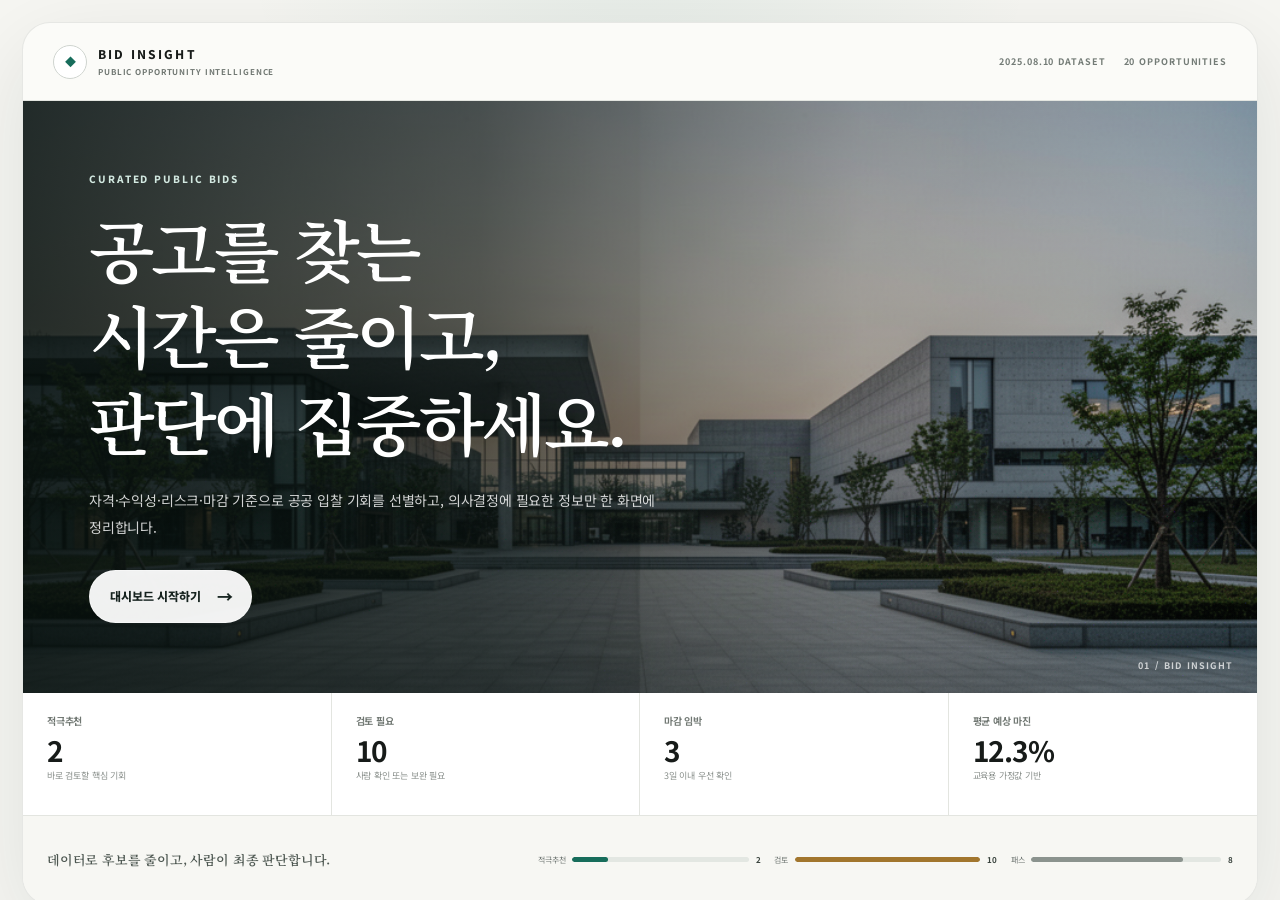
<file: index.html>
<!doctype html>
<html lang="ko">
<head>
  <meta charset="utf-8" />
  <meta name="viewport" content="width=device-width, initial-scale=1, viewport-fit=cover" />
  <meta name="theme-color" content="#f6f6f2" />
  <meta name="description" content="공공·입찰 공고를 자격, 수익성, 리스크, 마감 관점에서 스크리닝하는 경영진용 의사결정 대시보드" />
  <title>BID INSIGHT · 공공 & 입찰 공고 스크리너</title>
  <link rel="manifest" href="manifest.webmanifest" />
  <link rel="icon" href="icon.svg" type="image/svg+xml" />
  <link rel="stylesheet" href="styles.css?v=20261002-1004" />
  <link rel="stylesheet" href="editorial.css?v=20261006-3" />
</head>
<body>

  <!-- ============ LANDING / START SCREEN ============ -->
  <section id="landing" aria-label="BID INSIGHT 시작 화면">
    <div class="editorial-cover">
      <header class="cover-header">
        <a class="cover-brand" href="/" aria-label="BID INSIGHT 홈">
          <span class="cover-brand-mark">◆</span>
          <span><b>BID INSIGHT</b><small>PUBLIC OPPORTUNITY INTELLIGENCE</small></span>
        </a>
        <div class="cover-header-meta">
          <span>2025.08.10 DATASET</span>
          <span>20 OPPORTUNITIES</span>
        </div>
      </header>

      <div class="cover-hero">
        <img src="assets/bid-hero.png" alt="" class="cover-image" fetchpriority="high" decoding="async" />
        <div class="cover-shade"></div>

        <div class="cover-copy">
          <span class="cover-kicker">CURATED PUBLIC BIDS</span>
          <h1>공고를 찾는 시간은 줄이고,<br />판단에 집중하세요.</h1>
          <p>자격·수익성·리스크·마감 기준으로 공공 입찰 기회를 선별하고,
          의사결정에 필요한 정보만 한 화면에 정리합니다.</p>
          <button type="button" class="cover-cta" data-go-dashboard>
            대시보드 시작하기 <span aria-hidden="true">→</span>
          </button>
        </div>

        <div class="cover-index">01 / BID INSIGHT</div>
      </div>

      <div class="cover-metrics" aria-label="핵심 지표">
        <div class="cover-metric">
          <span>적극추천</span>
          <strong id="ldKpiRecommend">-</strong>
          <small>바로 검토할 핵심 기회</small>
        </div>
        <div class="cover-metric">
          <span>검토 필요</span>
          <strong id="ldKpiReview">-</strong>
          <small>사람 확인 또는 보완 필요</small>
        </div>
        <div class="cover-metric">
          <span>마감 임박</span>
          <strong id="ldKpiUrgent">-</strong>
          <small>3일 이내 우선 확인</small>
        </div>
        <div class="cover-metric">
          <span>평균 예상 마진</span>
          <strong id="ldKpiMargin">-</strong>
          <small>교육용 가정값 기반</small>
        </div>
      </div>

      <div class="cover-footer">
        <p>데이터로 후보를 줄이고, 사람이 최종 판단합니다.</p>
        <div class="cover-mini-bars" id="ldMiniBars"></div>
        <div class="cover-strip-values" aria-hidden="true">
          <span id="ldStripRecommend"></span>
          <span id="ldStripReview"></span>
          <span id="ldStripUrgent"></span>
          <span id="ldStripMargin"></span>
        </div>
      </div>
    </div>
  </section>
  <!-- ============ /LANDING ============ -->

  <div class="app-shell" id="appRoot" hidden>
    <aside class="sidebar" aria-label="주 메뉴">
      <div class="brand-block">
        <div class="brand-mark" aria-hidden="true">◆</div>
        <div>
          <div class="brand-name">BID INSIGHT</div>
          <div class="brand-sub">공공 & 입찰 공고 스크리너</div>
        </div>
      </div>

      <nav class="side-nav">
        <button class="nav-item active" data-view="dashboard"><span>⌂</span><b>대시보드</b></button>
        <button class="nav-item" data-view="recommend"><span>★</span><b>추천 공고</b><em id="navRecommendCount">0</em></button>
        <button class="nav-item" data-view="search"><span>⌕</span><b>공고 탐색</b></button>
        <button class="nav-item" data-view="risk"><span>!</span><b>리스크 관제</b><em id="navRiskCount">0</em></button>
        <button class="nav-item" data-view="simulation"><span>◫</span><b>수익성 분석</b></button>
        <button class="nav-item" data-view="quality"><span>✓</span><b>품질 검증</b></button>
      </nav>

      <div class="side-spacer"></div>
      <div class="side-insight">
        <span class="side-insight-icon">◇</span>
        <strong>좋은 기회가<br/>더 큰 성장을 만듭니다.</strong>
        <p>데이터로 후보를 줄이고,<br/>사람이 최종 판단합니다.</p>
      </div>
      <button class="side-utility" id="openExtensions"><span>＋</span> 데이터 확장 로드맵</button>
    </aside>

    <main class="main-stage">
      <header class="topbar">
        <div class="mobile-brand">
          <div class="brand-mark small">◆</div>
          <div><b>BID INSIGHT</b><small>공공 & 입찰 공고 스크리너</small></div>
        </div>
        <div class="search-wrap">
          <span class="search-icon" aria-hidden="true"><svg width="17" height="17" viewBox="0 0 24 24" fill="none" stroke="currentColor" stroke-width="2" stroke-linecap="round"><circle cx="11" cy="11" r="7"></circle><path d="m20 20-4-4"></path></svg></span>
          <input id="globalSearch" type="search" placeholder="공고명, 발주기관, 분야로 검색하세요" autocomplete="off" />
        </div>
        <div class="top-actions">
          <button class="icon-btn" data-go-landing title="처음 화면으로" aria-label="처음 화면으로">
            <svg width="18" height="18" viewBox="0 0 24 24" aria-hidden="true" fill="none" stroke="currentColor" stroke-width="2" stroke-linecap="round" stroke-linejoin="round">
              <path d="M3 11.5 12 4l9 7.5"></path>
              <path d="M5.5 10.5V20h13v-9.5"></path>
              <path d="M9.5 20v-6h5v6"></path>
            </svg>
          </button>
          <button class="ghost-btn" id="openBrief">경영진 브리핑</button>
          <button class="icon-btn" id="notificationBtn" title="알림">●<span class="notif-dot"></span></button>
          <div class="dataset-chip" title="교육용 고정 데이터">2025-08-10 기준</div><div class="profile-chip"><span>EX</span><div><b>경영진</b><small>의사결정자</small></div></div>
        </div>
      </header>

      <section class="view active" id="view-dashboard">
        <div class="hero-row">
          <div>
            <div class="eyebrow">PUBLIC OPPORTUNITY INTELLIGENCE</div>
            <h1>지금 검토할 기회가 먼저 보입니다</h1>
            <p>자격·수익성·리스크·마감 기준으로 걸러낸 오늘의 기회 20건.</p>
          </div>
          <div class="hero-badges">
            <span>선별된 고품질 기회</span>
            <span>데이터 기반 사업성 분석</span>
            <span>사람 중심 최종 판단</span>
          </div>
        </div>

        <div class="kpi-grid" id="kpiGrid"></div>

        <div class="dashboard-grid">
          <section class="panel recommendation-panel">
            <div class="panel-head">
              <div><span class="panel-kicker">EXECUTIVE PRIORITY</span><h2>TOP 추천 공고</h2><p>점수, 수익성, 마감, 리스크를 함께 본 우선 검토 목록입니다.</p></div>
              <button class="text-btn" data-view-jump="recommend">전체보기 →</button>
            </div>
            <div id="topRecommendations" class="recommend-list"></div>
          </section>

          <section class="panel side-metrics">
            <div class="panel-head compact"><div><h2>추천 등급 비중</h2><p>현재 20건 기준</p></div></div>
            <div class="donut-wrap">
              <div class="donut" id="gradeDonut"><div><strong id="donutTotal">20</strong><span>전체 공고</span></div></div>
              <div id="gradeLegend" class="legend-list"></div>
            </div>
            <div class="divider"></div>
            <div class="panel-head compact"><div><h2>분야별 예산 규모</h2><p>현재 데이터의 공고예산 합계</p></div></div>
            <div id="categoryBars" class="bar-list"></div>
          </section>
        </div>

        <section class="panel executive-strip">
          <div class="executive-strip-copy">
            <span class="panel-kicker">TODAY'S DECISION</span>
            <h2>오늘 바로 확인할 포인트</h2>
            <p id="executiveSummaryText"></p>
          </div>
          <div class="decision-cards" id="decisionCards"></div>
        </section>

        <section class="panel principles-strip" aria-label="서비스 원칙">
          <div class="panel-head compact"><div><h2>서비스 원칙</h2><p>데이터로 후보를 줄이고, 사람이 최종 판단합니다.</p></div></div>
          <div class="principles-grid">
            <div class="principle-item"><span>선별된 고품질 기회</span><small>자격·수익성·리스크 기준을 통과한 공고만 보여줍니다</small></div>
            <div class="principle-item"><span>데이터 기반 사업성 분석</span><small>점수·마진·마감을 한 화면에서 비교합니다</small></div>
            <div class="principle-item"><span>사람 중심 최종 판단</span><small>미확인 조건과 차단 사유는 숨기지 않습니다</small></div>
          </div>
        </section>
      </section>

      <section class="view" id="view-recommend">
        <div class="section-title">
          <div><span class="eyebrow">RECOMMENDED BIDS</span><h1>추천 공고</h1><p>의사결정 우선순위가 높은 공고를 한눈에 비교합니다.</p></div>
          <div class="section-actions"><button class="sort-ctl" id="recommendSort" title="정렬 기준 변경">⇅&nbsp;점수 높은순</button></div>
        </div>
        <div class="fav-filter" id="favFilter" role="group" aria-label="추천 공고 보기 필터">
          <button class="filter-chip active" data-fav-filter="all">전체</button>
          <button class="filter-chip" data-fav-filter="fav" id="favFilterChip">관심 공고 0</button>
        </div>
        <div class="recommend-cards-grid" id="recommendCardsGrid"></div>
      </section>

      <section class="view" id="view-search">
        <div class="section-title">
          <div><span class="eyebrow">BID EXPLORER</span><h1>공고 탐색</h1><p>분야·등급·리스크·키워드로 전체 공고를 탐색합니다.</p></div>
          <div class="search-hero-stats" id="searchHeroStats" aria-label="공고 탐색 요약 지표"></div>
        </div>
        <div class="filter-bar">
          <div class="filter-group" id="categoryFilters"></div>
          <div class="filter-adv" id="filterAdv">
            <select id="gradeFilter"><option value="all">전체 등급</option><option>적극추천</option><option>검토</option><option>패스</option></select>
            <select id="riskFilter"><option value="all">전체 리스크</option><option value="high">HIGH 있음</option><option value="urgent">마감 3일 이내</option><option value="blocker">즉시 제외 사유</option><option value="unknown">담당자 확인 필요</option></select>
          </div>
          <button type="button" class="filter-toggle" id="filterToggle" aria-expanded="false" aria-controls="filterAdv">필터 ▾</button>
          <div class="filter-badges" id="filterBadges" aria-label="적용된 필터"></div>
        </div>
        <div class="table-shell">
          <table class="bid-table">
            <thead><tr><th>우선</th><th>공고명 / 분야</th><th>발주기관</th><th>예산</th><th>점수</th><th>예상 마진</th><th>마감</th><th>상태</th><th aria-label="바로가기"></th></tr></thead>
            <tbody id="bidTableBody"></tbody>
          </table>
        </div>
        <div id="mobileBidList" class="mobile-bid-list"></div>
      </section>

      <section class="view" id="view-risk">
        <div class="section-title"><div><span class="eyebrow">RISK CONTROL</span><h1>리스크 관제</h1><p>기회를 놓치지 않되, 위험은 먼저 봅니다.</p></div></div>
        <div class="risk-kpi-grid" id="riskKpis"></div>
        <div class="risk-layout">
          <section class="panel"><div class="panel-head"><div><h2>마감 임박 / 조치 필요</h2><p>D-Day와 사람 확인 항목을 우선 표시합니다.</p></div></div><div id="riskList" class="risk-list"></div></section>
          <section class="panel"><div class="panel-head"><div><h2>리스크 유형 분포</h2><p>원문에서 구조화된 HIGH / MEDIUM 리스크</p></div></div><div id="riskTypeBars" class="bar-list"></div></section>
        </div>
      </section>

      <section class="view" id="view-simulation">
        <div class="profit-hero">
          <div class="profit-hero-copy">
            <span class="eyebrow">PROFITABILITY</span>
            <h1>수익성 분석</h1>
            <p><strong class="profit-lead">데이터로 기회를 선별하고 수익으로 연결합니다.</strong><span class="profit-disclaimer">교육용 가정값 기반 시뮬레이션입니다. 실제 회계값이 아닙니다.</span></p>
          </div>
          <div class="profit-hero-quote">정확한 분석이<br><b>더 큰 수익의 시작입니다.</b></div>
          <div class="profit-kpi-strip" id="profitKpis"></div>
        </div>
        <div class="simulation-layout">
          <section class="panel profit-chart-panel"><div class="panel-head"><div><h2>공고별 예상 마진 <span class="top15-badge">TOP 15</span></h2><p>예상 마진 상위 15개 · 막대 색상은 판정 등급 기준</p></div><div class="chart-legend" id="marginLegend" aria-label="차트 범례"></div></div><div id="marginChart" class="margin-chart"></div></section>
          <section class="panel assumption-panel"><div class="panel-head"><div><span class="panel-kicker">SIMULATION MODEL</span><h2>시뮬레이션 가정</h2><p>설정값과 계산 구조 · 교육용 가정값</p></div></div><div id="assumptionBox" class="assumption-box"></div></section>
        </div>
        <section class="panel profit-ranking-panel"><div class="panel-head"><div><span class="panel-kicker">EXECUTIVE INSIGHT</span><h2>수익성 상위 공고</h2><p>마진만으로 추천하지 않고 자격·리스크와 함께 봅니다.</p></div><span class="profit-rank-note">TOP OPPORTUNITIES</span></div><div id="profitList" class="profit-list"></div></section>
      </section>

      <section class="view" id="view-quality">
        <div class="section-title"><div><span class="eyebrow">QUALITY ASSURANCE</span><h1>품질 검증</h1><p>LLM Judge와 코드 기반 재계산을 분리해 검증합니다. 데이터·규칙·사람이 함께 만드는 신뢰할 수 있는 검증 체계입니다.</p></div></div>
        <div class="quality-grid">
          <section class="panel quality-score-panel"><span class="panel-kicker">LLM-AS-JUDGE</span><div class="quality-score" id="avgQaScore">97.8</div><div class="quality-caption"><span>평균 자동 품질검수 점수</span><button class="qa-info-btn qa-info-open" aria-label="QA / Judge 품질검수 설명 보기" title="QA / Judge 품질검수란?">ⓘ</button></div><p>정확도 %가 아니라, 파싱·자격판정·스코어링·추천근거·시뮬레이션을 5개 영역으로 평가한 가중 품질점수입니다.</p></section>
          <section class="panel"><div class="panel-head"><div><h2>코드 자동검증</h2><p>LLM과 별개로 날짜·점수·등급·마진 등 규칙을 코드로 다시 계산합니다 · 20개 공고 × 17개 검증 규칙</p></div><strong class="pass-text">340 / 340 PASS</strong></div><div class="det-progress" id="detProgress"><i></i></div><div class="det-status-grid" id="detSummary"></div><button class="outline-btn" id="showDeterministic">17개 검증항목 보기</button><div id="deterministicList" class="deterministic-list" hidden></div></section>
          <section class="panel"><div class="panel-head"><div><h2>Judge 영역 평균 <button class="qa-info-btn qa-info-open" aria-label="QA / Judge 품질검수 설명 보기" title="QA / Judge 품질검수란?">ⓘ</button></h2><p>5개 품질영역 가중 평균</p></div></div><div id="qaAreaBars" class="bar-list"></div></section>
        </div>
        <section class="panel"><div class="panel-head"><div><h2>공고별 QA 결과</h2><p>카드를 누르면 상세 검수 근거를 확인할 수 있습니다.</p></div></div><div id="qaBidGrid" class="qa-bid-grid"></div></section>
      </section>
    </main>
  </div>

  <nav class="mobile-nav" aria-label="모바일 하단 메뉴">
    <button class="active" data-view="dashboard"><span>⌂</span><b>홈</b></button>
    <button data-view="recommend"><span>★</span><b>추천</b></button>
    <button data-view="search"><span>⌕</span><b>공고</b></button>
    <button data-view="risk"><span>!</span><b>리스크</b></button>
    <button data-view="quality"><span>✓</span><b>품질</b></button>
  </nav>

  <div class="overlay" id="detailOverlay" hidden>
    <div class="drawer" role="dialog" aria-modal="true" aria-labelledby="drawerTitle">
      <button class="drawer-close" id="closeDrawer" aria-label="닫기">×</button>
      <div id="drawerContent"></div>
    </div>
  </div>

  <div class="overlay center" id="notificationOverlay" hidden>
    <div class="modal-card notification-card" role="dialog" aria-modal="true" aria-labelledby="notificationTitle">
      <button class="drawer-close" data-close-overlay="notificationOverlay" aria-label="닫기">×</button>
      <span class="panel-kicker">NOTIFICATIONS</span>
      <h2 id="notificationTitle">오늘의 알림</h2>
      <p class="modal-lead">마감 임박·필수 확인·주요 리스크를 기준으로 우선 확인할 항목을 모았습니다.</p>
      <div id="notificationContent" class="notification-list"></div>
    </div>
  </div>

  <div class="overlay center" id="briefOverlay" hidden>
    <div class="modal-card" role="dialog" aria-modal="true">
      <button class="drawer-close" data-close-overlay="briefOverlay" aria-label="닫기">×</button>
      <span class="panel-kicker">EXECUTIVE BRIEF</span>
      <h2>경영진 브리핑</h2>
      <div id="briefContent" class="brief-content"></div>
    </div>
  </div>

  <div class="overlay center" id="qaInfoOverlay" hidden>
    <div class="modal-card qa-info-card" role="dialog" aria-modal="true" aria-labelledby="qaInfoTitle">
      <button class="drawer-close" data-close-overlay="qaInfoOverlay" aria-label="닫기">×</button>
      <span class="panel-kicker">QA / JUDGE</span>
      <h2 id="qaInfoTitle">QA / Judge 품질검수란?</h2>
      <p class="modal-lead">QA 점수는 통계적 정확도(%)가 아니라, 각 공고의 AI 분석 결과를 LLM Judge가 다시 검수한 품질점수입니다.</p>
      <ol class="qa-area-weight-list">
        <li><span>원문 파싱 충실도</span><b>25%</b></li>
        <li><span>자격 판정 논리</span><b>25%</b></li>
        <li><span>스크리닝·스코어링</span><b>20%</b></li>
        <li><span>추천 근거의 타당성</span><b>20%</b></li>
        <li><span>시뮬레이션 일관성</span><b>10%</b></li>
      </ol>
      <p class="modal-lead">이 다섯 영역을 가중평균하여 공고별 QA 점수를 계산합니다.</p>
      <div class="qa-note-box">
        <strong>주의</strong>
        <p>QA 99.2는 정확도 99.2%라는 의미가 아닙니다. 숫자 계산과 규칙 적용은 Judge와 별도로 코드 자동검증으로 다시 확인합니다.</p>
      </div>
    </div>
  </div>

  <div class="overlay center" id="extensionOverlay" hidden>
    <div class="modal-card wide" role="dialog" aria-modal="true">
      <button class="drawer-close" data-close-overlay="extensionOverlay" aria-label="닫기">×</button>
      <span class="panel-kicker">DATA ROADMAP</span>
      <h2>추가 데이터가 들어오면 바로 확장 가능한 영역</h2>
      <p class="modal-lead">현재 데이터로 구현된 핵심 엔진은 유지하고, 아래 데이터만 연동하면 기능을 확장할 수 있습니다.</p>
      <div id="extensionGrid" class="extension-grid"></div>
    </div>
  </div>

  <script src="data.js?v=20261002-1004"></script>
  <script src="app.js?v=20261002-1004"></script>
  <script>
  (function(){
    var landing=document.getElementById('landing');
    var appRoot=document.getElementById('appRoot');
    function currentRoute(){
      if(/\/dashboard\/?$/.test(location.pathname)) return 'dashboard';
      if(location.hash==='#dashboard'||location.hash==='#/dashboard') return 'dashboard';
      return 'landing';
    }
    function applyRoute(){
      var dash=currentRoute()==='dashboard';
      landing.hidden=dash; appRoot.hidden=!dash;
      document.body.classList.toggle('on-landing',!dash);
      window.scrollTo(0,0);
    }
    document.addEventListener('click',function(e){
      var home=e.target.closest('[data-go-landing]');
      if(home){
        try{ history.pushState(null,'','/'); }
        catch(err){ location.href='/'; return; }
        applyRoute(); return;
      }
      var go=e.target.closest('[data-go-dashboard]');
      if(go){
        try{ history.pushState(null,'','/dashboard'); }
        catch(err){ location.href='/dashboard'; return; }
        applyRoute(); return;
      }
      var sc=e.target.closest('[data-ld-scroll]');
      if(sc){
        var t=document.getElementById(sc.dataset.ldScroll);
        if(t) t.scrollIntoView({behavior:'smooth'});
      }
    });
    window.addEventListener('popstate',applyRoute);
    applyRoute();
  })();
  </script>
</body>
</html>
</file>
<file: styles.css>
/* ============================================================
   BID INSIGHT — 공통 디자인 시스템
   브랜드: 네이비 / 아이보리 / 골드
   원칙: 핵심 숫자 → 판단 → 이유 → 상세근거 순 정보 위계
   ============================================================ */

:root{
  /* brand */
  --bg:#f4efe7;
  --paper:#fbf8f2;
  --card:#fffdf9;
  --navy:#0d2033;
  --navy-2:#162c42;
  --gold:#b7863d;
  --gold-2:#d7b06c;
  --ink:#17202a;
  --ink-soft:#22303c;
  --muted:#5f6d79;
  --muted-2:#6b7885;
  --line:#e8e0d5;
  --green:#18845f;
  --green-soft:#e2f4ec;
  --red:#c24141;
  --red-soft:#fceeee;
  --amber:#b3771b;
  --amber-soft:#fdf3dd;
  --blue:#356eaa;
  --blue-soft:#edf4fb;
  --shadow:0 18px 50px rgba(52,43,31,.11);
  --radius:20px;

  /* grade tokens — 도넛/legend/badge/pill 단일 소스 */
  /* grade tokens — 적극추천/검토/패스 단일 소스 (도넛·legend·badge·차트·QA 모두 이 토큰 사용) */
  --grade-recommend:#16815c;
  --grade-recommend-light:#4fbe8d;
  --grade-recommend-soft:#e2f4ec;
  --grade-review:#b07714;
  --grade-review-light:#dfb96e;
  --grade-review-soft:#fdf3dd;
  --grade-pass:#5d6f7d;
  --grade-pass-light:#a5b1bb;
  --grade-pass-soft:#edf1f4;

  /* risk tokens */
  --risk-high:#c24141;
  --risk-high-soft:#fceeee;
  --risk-medium:#b3771b;
  --risk-medium-soft:#fdf3dd;
  --risk-low:#5d6f7d;

  /* verification / unknown tokens — 사람 확인 필요·UNKNOWN 계열 */
  --status-unknown:#33638c;
  --status-unknown-soft:#e9f1f8;

  /* typography scale */
  --fs-display:clamp(30px,3vw,46px);
  --fs-h1:clamp(27px,2.6vw,38px);
  --fs-section:20px;
  --fs-card-title:16.5px;
  --fs-body:15px;
  --fs-meta:13px;
  --fs-caption:12px;
  --fs-kpi:29px;
}
*{box-sizing:border-box}
html{scroll-behavior:smooth;background:var(--bg)}
body{margin:0;font-family:Inter,Pretendard,"Noto Sans KR","Apple SD Gothic Neo",sans-serif;color:var(--ink);font-size:var(--fs-body);line-height:1.55;word-break:keep-all;overflow-wrap:break-word;background:
  radial-gradient(circle at 77% -10%,rgba(215,176,108,.28),transparent 30%),
  linear-gradient(135deg,#f7f2ea 0%,#f4efe7 46%,#eee5d7 100%);min-height:100vh}
button,input,select{font:inherit}
button{cursor:pointer}
:focus-visible{outline:2px solid var(--gold-2);outline-offset:2px}
b,strong{font-variant-numeric:tabular-nums}

/* ---------- layout shell ---------- */
.app-shell{display:grid;grid-template-columns:258px minmax(0,1fr);min-height:100vh}

/* ---------- sidebar ---------- */
.sidebar{position:sticky;top:0;height:100vh;background:linear-gradient(180deg,#0b1d2e,#10263a 70%,#14293d);color:#fff;padding:24px 18px 20px;display:flex;flex-direction:column;box-shadow:16px 0 34px rgba(13,32,51,.1);z-index:20}
.brand-block{display:flex;align-items:center;gap:12px;padding:4px 8px 24px}
.brand-mark{width:40px;height:40px;border:1px solid rgba(215,176,108,.55);border-radius:12px;display:grid;place-items:center;color:var(--gold-2);background:linear-gradient(135deg,rgba(215,176,108,.16),rgba(255,255,255,.04));font-size:19px}
.brand-mark.small{width:34px;height:34px;border-radius:10px}
.brand-name{font-weight:850;letter-spacing:.11em;font-size:16px}
.brand-sub{font-size:12px;color:#aab8c4;margin-top:3px}
.side-nav{display:grid;gap:6px}
.nav-item,.side-utility{appearance:none;border:0;background:transparent;color:#bcc9d4;border-radius:12px;padding:13px 14px;display:flex;align-items:center;gap:12px;text-align:left;transition:.2s ease;font-size:15px}
.nav-item span{width:22px;text-align:center;font-size:19px;line-height:1}
.nav-item b{font-size:16px;font-weight:650;flex:1;line-height:1.4}
.nav-item em{font-style:normal;font-size:12px;color:#0d2033;background:#d8b16e;border-radius:999px;min-width:23px;height:23px;display:grid;place-items:center;font-weight:800}
.nav-item:hover,.nav-item.active{background:linear-gradient(90deg,rgba(215,176,108,.2),rgba(255,255,255,.06));color:#fff;box-shadow:inset 3px 0 var(--gold-2)}
.side-spacer{flex:1}
.side-insight{border:1px solid rgba(215,176,108,.26);background:linear-gradient(160deg,rgba(215,176,108,.11),rgba(255,255,255,.03));padding:18px;border-radius:16px;margin:14px 2px;color:#edf3f7}
.side-insight-icon{font-size:25px;color:var(--gold-2)}
.side-insight strong{font-family:Georgia,"Noto Serif KR",serif;display:block;margin:10px 0 6px;line-height:1.55;font-size:15.5px}
.side-insight p{font-size:12.5px;line-height:1.6;color:#a8b8c5;margin:0}
.side-utility{margin-top:8px;font-size:13.5px}
.side-utility:hover{color:#fff;background:rgba(255,255,255,.06)}
.side-utility span{font-size:16px}

/* ---------- topbar ---------- */
.main-stage{min-width:0}
.topbar{position:sticky;top:0;height:72px;z-index:15;background:rgba(251,248,242,.9);backdrop-filter:blur(20px);border-bottom:1px solid rgba(180,158,126,.22);display:flex;align-items:center;gap:20px;padding:0 30px}
.mobile-brand{display:none}
.mobile-brand b{font-size:13.5px;display:block;line-height:1.3}
.mobile-brand small{display:block;font-size:11px;color:#6e7c88;white-space:nowrap}
.search-wrap{flex:1;max-width:660px;position:relative}
.search-wrap input{width:100%;border:1px solid #ded5c9;background:#fffefa;border-radius:14px;padding:13px 48px 13px 42px;outline:none;color:var(--ink);font-size:15px;box-shadow:0 4px 14px rgba(45,35,22,.03)}
.search-wrap input:focus{border-color:#c7a269;box-shadow:0 0 0 4px rgba(183,134,61,.11)}
.search-icon{position:absolute;left:15px;top:12px;font-size:21px;color:#7e8a95}
.search-wrap kbd{position:absolute;right:12px;top:11px;border:1px solid #e0d6c9;background:#f8f3eb;color:#8b8173;padding:3px 7px;border-radius:7px;font-size:11px}
.top-actions{margin-left:auto;display:flex;align-items:center;gap:10px}
.ghost-btn,.outline-btn,.text-btn,.icon-btn{border:1px solid #d9cfbf;background:#fffdfa;color:#253240;border-radius:12px;padding:10px 16px;font-weight:700;font-size:14.5px}
.ghost-btn:hover,.outline-btn:hover{border-color:#b98b47;background:#fff9ef}
.text-btn{border:0;background:transparent;color:#8a642c;padding:8px 10px;font-size:14px}
.icon-btn{width:40px;height:40px;padding:0;display:grid;place-items:center;position:relative;font-size:16px}
.notif-dot{position:absolute;width:8px;height:8px;background:#d84b4b;border-radius:50%;top:7px;right:8px;border:2px solid #fff}
.profile-chip{display:flex;align-items:center;gap:8px;padding-left:4px}
.profile-chip>span{width:38px;height:38px;border-radius:50%;background:var(--navy);color:#fff;display:grid;place-items:center;font-weight:800;font-size:14px}
.profile-chip div{display:grid}
.profile-chip b{font-size:13px}
.profile-chip small{font-size:11px;color:var(--muted)}
.dataset-chip{padding:8px 12px;border:1px solid #ddcfbd;border-radius:999px;background:#fffaf2;color:#80623b;font-size:12.5px;font-weight:750;white-space:nowrap}

/* ---------- views ---------- */
.view{display:none;padding:36px clamp(22px,3.4vw,52px) 72px;max-width:1680px;margin:auto}
.view.active{display:block;animation:fadeUp .25s ease}
@keyframes fadeUp{from{opacity:.5;transform:translateY(4px)}to{opacity:1;transform:none}}
.eyebrow,.panel-kicker{font-size:11px;font-weight:850;letter-spacing:.22em;color:var(--gold);text-transform:uppercase}

/* hero */
.hero-row{display:flex;justify-content:space-between;gap:36px;align-items:end;margin-bottom:28px}
.hero-row h1,.section-title h1{font-family:Georgia,"Noto Serif KR",serif;font-size:var(--fs-display);line-height:1.15;margin:9px 0 12px;letter-spacing:-.03em;color:#102234}
.hero-row p,.section-title p{max-width:780px;color:#5b6a76;line-height:1.65;margin:0;font-size:15px}
.hero-badges{display:flex;gap:10px;flex-wrap:wrap;justify-content:flex-end}
.hero-badges span{padding:9px 14px;border-radius:999px;border:1px solid #dfd2c0;background:rgba(255,255,255,.55);font-size:13px;color:#745c3b;white-space:nowrap}

/* KPI */
.kpi-grid{display:grid;grid-template-columns:repeat(5,minmax(0,1fr));gap:14px;margin-bottom:20px}
.kpi-card{position:relative;overflow:hidden;background:linear-gradient(180deg,#fff,#fbf7f0);border:1px solid #e5dbce;border-radius:18px;padding:18px;box-shadow:0 7px 20px rgba(61,48,31,.05);min-width:0;transition:.18s ease}
.kpi-card:before{content:"";position:absolute;top:0;left:0;right:0;height:3px;background:transparent}
.kpi-card.lead:before{background:linear-gradient(90deg,var(--grade-recommend),#5cbd93)}
.kpi-card.amber:before{background:linear-gradient(90deg,#c98a1e,#e0b45c)}
.kpi-card.alert:before{background:linear-gradient(90deg,var(--risk-high),#ef8f8f)}
.kpi-card.gold:before{background:linear-gradient(90deg,var(--gold),var(--gold-2))}
.kpi-card.teal:before{background:linear-gradient(90deg,#12846d,#4fbf9f)}
.kpi-card[data-view-jump]{cursor:pointer}
.kpi-card[data-view-jump]:hover{border-color:#c7a269;transform:translateY(-2px);box-shadow:0 10px 26px rgba(87,62,25,.1)}
.kpi-top{display:flex;justify-content:space-between;align-items:center;gap:8px}
.kpi-icon{width:34px;height:34px;border-radius:10px;display:grid;place-items:center;background:#f4eadb;color:#9c6f2c;font-weight:900;font-size:16px}
.kpi-label{font-size:14px;color:#54626e;font-weight:750}
.kpi-value{font-size:var(--fs-kpi);font-weight:850;margin:12px 0 6px;letter-spacing:-.02em;line-height:1.15;color:var(--ink-soft)}
.kpi-note{font-size:13px;color:#66757f;line-height:1.5}
.kpi-card.lead .kpi-icon{background:var(--grade-recommend-soft);color:var(--grade-recommend)}
.kpi-card.lead .kpi-value{color:var(--grade-recommend)}
.kpi-card.amber .kpi-icon{background:var(--grade-review-soft);color:var(--grade-review)}
.kpi-card.amber .kpi-value{color:var(--grade-review)}
.kpi-card.alert .kpi-icon{background:var(--risk-high-soft);color:var(--risk-high)}
.kpi-card.alert .kpi-value{color:var(--risk-high)}
.kpi-card.gold .kpi-icon{background:#f6ecd8;color:#8a642c}
.kpi-card.gold .kpi-value{color:#8a642c}
.kpi-card.teal .kpi-icon{background:#e3f5ee;color:#12846d}
.kpi-card.teal .kpi-value{color:#12846d}

/* panels */
.dashboard-grid{display:grid;grid-template-columns:minmax(0,1.75fr) minmax(320px,.75fr);gap:18px;align-items:start}
.panel{background:rgba(255,253,249,.92);border:1px solid #e5dbce;border-radius:var(--radius);box-shadow:0 10px 32px rgba(61,48,31,.06);padding:22px}
.panel-head{display:flex;justify-content:space-between;gap:18px;align-items:flex-start;margin-bottom:16px;flex-wrap:wrap}
.chart-legend{display:flex;gap:12px;align-items:center;font-size:13px;color:#54626e;font-weight:700;white-space:nowrap}
.chart-legend .cl-item{display:inline-flex;align-items:center;gap:6px}
.chart-legend .legend-dot{width:10px;height:10px;border-radius:50%}
.panel-head.compact{margin-bottom:12px}
.panel-head h2{font-size:var(--fs-section);margin:3px 0 4px;color:#1a2a3a;line-height:1.35;font-weight:750}
.panel-head p{margin:0;color:var(--muted);font-size:var(--fs-meta);line-height:1.5}

/* dashboard: top recommendations */
.recommend-list{display:grid;gap:10px}
.recommend-row{position:relative;border:1px solid #e7ded2;border-radius:16px;padding:14px 16px;display:grid;grid-template-columns:44px minmax(0,1.5fr) repeat(4,minmax(86px,.45fr)) 36px;gap:12px;align-items:center;background:#fff;transition:.2s ease;cursor:pointer}
.recommend-row::before{content:"";position:absolute;left:0;top:11px;bottom:11px;width:3px;border-radius:3px;background:transparent}
.recommend-row.g-recommend{background:linear-gradient(90deg,var(--grade-recommend-soft),#fff 32%)}
.recommend-row.g-review{background:linear-gradient(90deg,var(--grade-review-soft),#fff 32%)}
.recommend-row.g-recommend::before{background:var(--grade-recommend)}
.recommend-row.g-review::before{background:var(--grade-review)}
.recommend-row.g-pass::before{background:#c3cbd2}
.recommend-row:hover{border-color:#caa96f;transform:translateY(-1px);box-shadow:0 8px 22px rgba(87,62,25,.08)}
.rank-badge{width:34px;height:34px;border-radius:50%;display:grid;place-items:center;background:#f4eadb;color:#8a642c;font-weight:850;font-size:15px}
.rank-badge.g-recommend{background:var(--grade-recommend);color:#fff}
.rank-badge.g-review{background:#a5772a;color:#fff}
.metric-cell b.g-recommend{color:var(--grade-recommend)}
.metric-cell b.g-review{color:var(--grade-review)}
.recommend-title{min-width:0}
.recommend-title strong{display:-webkit-box;-webkit-line-clamp:2;-webkit-box-orient:vertical;overflow:hidden;font-size:15px;line-height:1.45}
.recommend-title small{display:block;margin-top:5px;color:var(--muted);font-size:12.5px}
.metric-cell{font-size:12px;color:#71808c;line-height:1.3}
.metric-cell b{display:block;color:var(--ink-soft);font-size:14.5px;margin-top:4px;font-weight:750}
.metric-cell b.good{color:var(--green)}
.metric-cell b.warn{color:var(--amber)}
.metric-cell b.danger{color:var(--red)}
.row-open{width:32px;height:32px;border:1px solid #ded6ca;border-radius:9px;background:#fff;color:#2c3a45;font-size:15px}

/* dashboard: donut & bars */
.side-metrics{position:sticky;top:92px}
.donut-wrap{display:grid;grid-template-columns:150px 1fr;align-items:center;gap:12px}
.donut{width:142px;height:142px;border-radius:50%;position:relative;display:grid;place-items:center}
.donut:before{content:"";position:absolute;inset:22px;background:#fffdf9;border-radius:50%;box-shadow:inset 0 0 0 1px #efe6da}
.donut>div{position:relative;z-index:1;text-align:center;display:grid}
.donut strong{font-size:28px;line-height:1.1}
.donut span{font-size:12px;color:var(--muted)}
.legend-list{display:grid;gap:10px}
.legend-row{display:flex;align-items:center;gap:10px;font-size:13.5px;color:#3c4a55}
.legend-dot{width:11px;height:11px;border-radius:50%;flex:none}
.legend-row b{margin-left:auto;font-size:14.5px}
.divider{height:1px;background:#eee5d9;margin:18px 0}
.bar-list{display:grid;gap:11px}
.bar-row{display:grid;grid-template-columns:minmax(92px,130px) minmax(0,1fr) 54px;align-items:center;gap:10px;font-size:13px;color:#4c5a65}
.bar-track{height:10px;background:#eee9e1;border-radius:999px;overflow:hidden}
.bar-fill{height:100%;border-radius:999px;background:linear-gradient(90deg,#c39a59,#0f2a42)}
.bar-row b{text-align:right;color:var(--ink-soft);font-size:13.5px;font-weight:750}
#riskTypeBars .bar-row{font-size:13.5px;color:#41505b}
#riskTypeBars .bar-row b{font-size:14px;font-weight:850}

/* dashboard: today strip */
.executive-strip{margin-top:20px;display:grid;grid-template-columns:1.05fr 1.95fr;gap:20px;align-items:center;background:linear-gradient(120deg,#0d2033,#172e43 66%,#253c4f);color:#fff;border-color:#1f3d58}
.executive-strip-copy h2{font-family:Georgia,"Noto Serif KR",serif;font-size:26px;margin:6px 0 8px;position:relative;padding-bottom:10px}
.executive-strip-copy h2::after{content:"";position:absolute;left:0;bottom:0;width:44px;height:3px;border-radius:2px;background:linear-gradient(90deg,#d7b06c,#b98b47)}
.executive-strip-copy p{color:#c3d2dd;font-size:13.5px;line-height:1.65;margin:0}
.decision-cards{display:grid;grid-template-columns:repeat(3,1fr);gap:12px}
.decision-card{border:1px solid rgba(255,255,255,.14);border-radius:15px;padding:15px 16px;background:rgba(255,255,255,.06);min-width:0;color:#fff;border-top:3px solid rgba(255,255,255,.25)}
button.kpi-card,button.decision-card{appearance:none;text-align:left;width:100%}
.decision-card.dc-urgent{border-top-color:#ff9d8f;background:rgba(255,122,104,.1)}
.decision-card.dc-urgent .dc-label{color:#f5b3aa}
.decision-card.dc-urgent .dc-value{color:#ffc9c2}
.decision-card.dc-profit{border-top-color:#6fd3a8;background:rgba(111,211,168,.09)}
.decision-card.dc-profit .dc-label{color:#a9dcc2}
.decision-card.dc-profit .dc-value{color:#96e4c1}
.decision-card.dc-quality{border-top-color:var(--gold-2);background:rgba(215,176,108,.1)}
.decision-card.dc-quality .dc-label{color:#dcbd88}
.decision-card.dc-quality .dc-value{color:#ecc784}
.decision-card[data-open-bid]{cursor:pointer;transition:.18s ease}
.decision-card[data-open-bid]:hover{background:rgba(255,255,255,.13);border-color:rgba(215,176,108,.55)}
.decision-card .dc-label{font-size:13px;color:#b9cad6;font-weight:800;letter-spacing:.03em}
.decision-card .dc-value{display:block;font-size:24px;margin:7px 0 3px;line-height:1.2;font-variant-numeric:tabular-nums}
.decision-card .dc-title{font-style:normal;display:-webkit-box;-webkit-line-clamp:2;-webkit-box-orient:vertical;overflow:hidden;font-size:13.5px;line-height:1.5;color:#e8eff4}
.decision-card .dc-note{display:block;font-size:12px;color:#9fb2c0;margin-top:6px}

/* 서비스 원칙 (모바일 전용, 데스크톱은 hero-badges 사용) */
.principles-strip{display:none}

/* ---------- section title ---------- */
.section-title{display:flex;justify-content:space-between;gap:20px;align-items:end;margin-bottom:22px}
.section-title h1{font-size:var(--fs-h1)}
.section-actions{display:flex;gap:10px}
.section-actions .text-btn{border:1.5px solid #e2d6c0;background:#fff;border-radius:12px;padding:10px 16px;font-size:14.5px;font-weight:800;color:#8a642c}
.section-actions .text-btn:hover{border-color:var(--gold);background:#fdf9f1}
.sort-ctl{display:inline-flex;align-items:center;gap:8px;border:1.5px solid #d8c9ad;border-radius:12px;padding:11px 18px;font-size:14.5px;font-weight:800;color:#27435c;background:#fff;cursor:pointer;transition:.15s ease}
.sort-ctl:hover{border-color:var(--gold);background:#fdf9f1;box-shadow:0 4px 14px rgba(87,62,25,.08)}

/* ---------- recommend cards ---------- */
.fav-filter{display:flex;gap:8px;flex-wrap:wrap;margin:0 0 16px}
.fav-filter .filter-chip{font-size:13.5px;padding:9px 16px}
.recommend-cards-grid{display:grid;grid-template-columns:repeat(3,minmax(0,1fr));gap:18px}
.recommend-card{background:var(--card);border:1px solid #e5dbce;border-radius:18px;padding:20px;box-shadow:0 8px 26px rgba(61,48,31,.05);display:flex;flex-direction:column;min-height:240px}
.recommend-card .badge-line{display:flex;justify-content:space-between;gap:8px;align-items:center}
.recommend-card h3{font-size:var(--fs-card-title);line-height:1.5;margin:13px 0 6px;font-weight:750;color:#152434}
.recommend-card .meta{font-size:var(--fs-meta);color:var(--muted)}
.recommend-card .card-stats{display:grid;grid-template-columns:repeat(3,1fr);gap:8px;margin:16px 0}
.stat-mini{background:#f8f3eb;border-radius:12px;padding:11px 12px}
.stat-mini.stat-qa{appearance:none;text-align:left;font:inherit;border:1px solid transparent;cursor:pointer;transition:.15s;min-height:44px}
.stat-mini.stat-qa:hover{border-color:var(--gold);background:#fdf6ea}
.stat-mini.stat-qa:hover .qa-hint{color:#a5772a}
.qa-card.qa-flash{outline:3px solid var(--gold);outline-offset:3px;animation:qaFlash 1.5s ease 1}
@keyframes qaFlash{0%{box-shadow:0 0 0 0 rgba(183,134,61,.45)}70%{box-shadow:0 0 0 12px rgba(183,134,61,0)}100%{box-shadow:0 0 0 0 rgba(183,134,61,0)}}
.stat-mini span{font-size:12px;color:#66757f}
.stat-mini b{display:block;margin-top:4px;font-size:15.5px;color:var(--ink-soft)}
.recommend-card .stat-mini b,.mobile-bid-card .stat-mini b{font-weight:850;font-size:16px}
.stat-mini b.m-good{color:var(--grade-recommend)}
.stat-mini b.m-mid{color:var(--grade-review)}
.stat-mini b.m-low{color:#a05a55}
.meta-dday{font-weight:850;color:#41505b}
.meta-dday.hot{color:var(--risk-high)}
.status-pill.hot{background:var(--risk-high-soft);color:var(--risk-high)}
.blk{color:var(--risk-high);font-weight:800}
.ft-sum{font-style:normal;font-size:11.5px;font-weight:800;color:#8a642c;background:#fdf3dd;border-radius:999px;padding:2px 8px;max-width:118px;overflow:hidden;text-overflow:ellipsis;white-space:nowrap}
.filter-toggle.has-active{border-color:var(--gold);background:#fdf9f1;color:#8a642c}
.qa-hint{cursor:help;text-decoration:underline dotted rgba(122,111,94,.6);text-underline-offset:3px}
.card-reason{font-size:13.5px;line-height:1.6;color:#54626d;margin-bottom:16px;border-radius:10px;padding:9px 12px}
.card-reason.recommend{background:var(--grade-recommend-soft);border:1px solid #bfe3d3}
.card-reason.review{background:var(--grade-review-soft);border:1px solid #ecd9b0}
.card-reason.pass{background:#eef1f4;border:1px solid #dde3e8}
.card-actions{margin-top:auto;display:flex;gap:8px}
.primary-btn,.secondary-btn{border-radius:11px;border:1px solid #0e2a42;padding:11px 14px;font-weight:750;font-size:14.5px}
.primary-btn{background:#10283d;color:#fff;box-shadow:0 4px 12px rgba(16,40,61,.24)}
.secondary-btn{background:#fff;color:#10283d}
.primary-btn:hover{background:#183955;transform:translateY(-1px);box-shadow:0 7px 18px rgba(16,40,61,.32)}
.favorite-btn{appearance:none;border:1px solid transparent;background:transparent;width:42px;height:42px;border-radius:12px;font-size:23px;line-height:1;color:#b3a184;display:grid;place-items:center;padding:0;transition:.15s ease}
.favorite-btn:hover{background:#f6eddc;border-color:#e2d3b8}
.favorite-btn.on{color:var(--gold);background:#fdf6e7;border-color:#e8d5ac}

/* ---------- filters & table ---------- */
.filter-bar{display:flex;align-items:center;gap:10px;flex-wrap:wrap;margin-bottom:14px;background:rgba(255,253,249,.8);border:1px solid #e5dbce;padding:12px;border-radius:16px}
.filter-group{display:flex;gap:6px;flex-wrap:wrap;flex:1}
.filter-chip{border:1px solid #dfd7cb;background:#fff;border-radius:999px;padding:9px 14px;font-size:13px;color:#4f5d68}
.filter-chip.active{background:#10283d;color:#fff;border-color:#10283d}
.filter-bar select{border:1px solid #ddd3c5;border-radius:10px;background:#fff;padding:10px 12px;color:#394753;font-size:13.5px}
.filter-adv{display:flex;gap:8px}
.filter-toggle{display:none}
.table-shell{overflow:auto;border:1px solid #e4d9cc;border-radius:18px;background:#fff;box-shadow:0 10px 30px rgba(65,50,31,.05)}
.bid-table{width:100%;border-collapse:collapse;min-width:1000px}
.bid-table th{font-size:12.5px;color:#5d6b77;text-align:left;background:#f7f2ea;padding:14px 16px;border-bottom:1px solid #e9e1d7;white-space:nowrap}
.bid-table td{padding:16px;border-bottom:1px solid #f0e8de;font-size:14px;vertical-align:middle;color:#2c3a45;line-height:1.45}
.bid-table tbody tr{cursor:pointer;transition:.15s}
.bid-table tbody tr:hover{background:#fff7ea}
.bid-table tbody tr:last-child td{border-bottom:0}
.bid-name{min-width:260px}
.bid-name strong{font-size:15.5px;line-height:1.45;color:#152434;display:block}
.bid-name small{display:block;color:var(--muted);margin-top:4px;font-size:12.5px}
.bid-table td b{font-size:15px}

/* grade / status / risk pills — grade token 단일 소스 */
.grade-pill,.status-pill,.risk-pill{display:inline-flex;align-items:center;border-radius:999px;padding:5px 12px;font-size:12.5px;font-weight:800;line-height:1.4;white-space:nowrap}
.grade-pill.recommend{background:var(--grade-recommend-soft);color:var(--grade-recommend)}
.grade-pill.review{background:var(--grade-review-soft);color:var(--grade-review)}
.grade-pill.pass{background:var(--grade-pass-soft);color:var(--grade-pass)}
.status-pill{background:var(--blue-soft);color:var(--blue)}
.risk-pill.high{background:var(--risk-high-soft);color:var(--risk-high)}
.risk-pill.medium{background:var(--risk-medium-soft);color:var(--risk-medium)}
.mobile-bid-list{display:none}

/* ---------- risk view ---------- */
.risk-kpi-grid{display:grid;grid-template-columns:repeat(5,1fr);gap:12px;margin-bottom:18px}
.risk-kpi{position:relative;overflow:hidden;padding:16px 18px;border-radius:16px;background:#fff;border:1px solid #eadfd2}
.risk-kpi::before{content:"";position:absolute;top:0;left:0;right:0;height:3px;background:transparent}
.risk-kpi span{font-size:13px;color:#54626e;font-weight:700}
.risk-kpi strong{display:block;font-size:30px;margin-top:8px;line-height:1.15;color:var(--ink-soft)}
.risk-kpi small{font-size:12.5px;color:#66757f;display:block;margin-top:4px}
.risk-kpi.danger{background:#fff6f4;border-color:#f1d6d1}
.risk-kpi.danger strong{color:var(--red)}
.risk-kpi.danger::before{background:linear-gradient(90deg,var(--risk-high),#ef8f8f)}
.risk-kpi.warn{background:#fdf7ea;border-color:#eddcba}
.risk-kpi.warn strong{color:var(--grade-review)}
.risk-kpi.warn span{color:#6b5a33}
.risk-kpi.warn::before{background:linear-gradient(90deg,#c98a1e,#e0b45c)}
.risk-kpi.info{background:#f0f5f9;border-color:#d3e0ea}
.risk-kpi.info strong{color:#28536f}
.risk-kpi.info::before{background:linear-gradient(90deg,#33638c,#7fa3bd)}
.risk-layout{display:grid;grid-template-columns:1.55fr .7fr;gap:16px}
.risk-list{display:grid;gap:11px}
.risk-item{border:1px solid #eadfd4;border-radius:14px;padding:15px 16px;display:grid;grid-template-columns:84px 1fr auto;gap:14px;align-items:center;background:#fff;cursor:pointer;transition:.15s ease}
.risk-item:hover{border-color:#caa96f;box-shadow:0 6px 18px rgba(87,62,25,.07)}
.risk-item.sev-high{box-shadow:inset 3px 0 0 var(--risk-high)}
.risk-item.sev-high .risk-dday{color:var(--risk-high)}
.risk-item.sev-urgent{box-shadow:inset 3px 0 0 var(--grade-review)}
.risk-item.sev-urgent .risk-dday{color:var(--grade-review)}
.risk-dday{font-weight:850;color:var(--red);font-size:22px;line-height:1.1;font-variant-numeric:tabular-nums}
.risk-item h4{margin:0 0 5px;font-size:16px;line-height:1.45;color:#152434;font-weight:750}
.risk-item p{margin:0;color:var(--muted);font-size:13.5px;line-height:1.5}
.risk-item .risk-tags{display:flex;gap:6px;flex-wrap:wrap;justify-content:flex-end}

/* ---------- simulation ---------- */
#view-simulation{margin:-28px -28px 0;padding-bottom:28px;background:linear-gradient(180deg,#f4eee4 0,#f8f4ed 42%,#f5efe6 100%);min-height:100vh}
.profit-hero{position:relative;overflow:hidden;min-height:258px;padding:34px 42px 26px;color:#fff;background:
  radial-gradient(circle at 86% 26%,rgba(213,161,75,.22),transparent 24%),
  radial-gradient(circle at 65% 115%,rgba(183,134,61,.24),transparent 35%),
  linear-gradient(112deg,#09131c 0%,#101923 52%,#15130f 100%);border-bottom:1px solid rgba(215,171,95,.35)}
.profit-hero:before,.profit-hero:after{content:"";position:absolute;pointer-events:none;border:1px solid rgba(214,169,90,.18);border-radius:50%;transform:rotate(-9deg)}
.profit-hero:before{width:760px;height:220px;right:-110px;top:18px;box-shadow:0 0 60px rgba(201,151,66,.08)}
.profit-hero:after{width:920px;height:280px;right:-210px;top:72px;border-color:rgba(214,169,90,.10)}
.profit-hero-copy{position:relative;z-index:2}
.profit-hero .eyebrow{color:#d5a449;letter-spacing:.22em}
.profit-hero h1{font-family:var(--serif);font-size:42px;line-height:1.12;margin:8px 0 8px;color:#fff;letter-spacing:-.03em}
.profit-hero-copy p{margin:0;color:#aeb8c0;font-size:14px}
.profit-hero-quote{position:absolute;z-index:2;right:8%;top:44px;text-align:center;font-family:var(--serif);font-size:17px;line-height:1.7;color:#eee7db}
.profit-hero-quote b{color:#e1b45e;font-weight:700}
.profit-kpi-strip{position:relative;z-index:2;display:grid;grid-template-columns:repeat(4,minmax(0,1fr));gap:8px;margin-top:24px;max-width:980px}
.profit-kpi{min-width:0;display:flex;align-items:center;gap:12px;padding:13px 15px;border:1px solid rgba(226,193,137,.18);border-radius:15px;background:linear-gradient(135deg,rgba(255,255,255,.09),rgba(255,255,255,.035));box-shadow:inset 0 1px rgba(255,255,255,.06),0 12px 32px rgba(0,0,0,.13);backdrop-filter:blur(8px)}
.profit-kpi-icon{flex:none;width:36px;height:36px;border-radius:50%;display:grid;place-items:center;background:rgba(210,162,78,.13);border:1px solid rgba(223,181,108,.22);color:#e1b45e;font-size:17px}
.profit-kpi div{min-width:0;display:grid}
.profit-kpi small{font-size:11.5px;color:#9da9b2}
.profit-kpi strong{font-size:20px;color:#fff;line-height:1.3;white-space:nowrap;overflow:hidden;text-overflow:ellipsis}
.profit-kpi em{font-style:normal;font-size:10.5px;color:#88959f;white-space:nowrap;overflow:hidden;text-overflow:ellipsis}
#view-simulation>.simulation-layout,#view-simulation>.profit-ranking-panel{margin-left:28px;margin-right:28px}
.simulation-layout{display:grid;grid-template-columns:minmax(0,1.65fr) minmax(310px,.65fr);gap:16px;margin-top:16px;margin-bottom:16px;align-items:stretch}
.simulation-layout>.panel{min-width:0}
#view-simulation .panel{border-color:#e4d9c9;box-shadow:0 10px 30px rgba(59,43,22,.055);background:rgba(255,253,249,.96)}
#view-simulation .panel-head h2{letter-spacing:-.025em}
.top15-badge{display:inline-flex;vertical-align:middle;margin-left:6px;padding:3px 7px;border-radius:999px;background:#f2e3c8;color:#8b6328;font-family:var(--sans);font-size:10px;letter-spacing:.08em}
.profit-chart-panel{min-height:440px}
.margin-chart{display:flex;align-items:flex-end;gap:8px;height:330px;padding:34px 8px 10px;border-bottom:1px solid #dfd5c8;overflow:hidden;background:repeating-linear-gradient(to top,transparent 0,transparent 73px,rgba(138,113,77,.07) 74px)}
.margin-col{position:relative;flex:1;min-width:0;height:100%;display:flex;flex-direction:column;justify-content:flex-end;align-items:center;gap:5px;cursor:pointer;border-radius:8px;overflow:visible}
.margin-col:hover{background:rgba(183,134,61,.055)}
.margin-rank{position:absolute;top:2px;font-size:9.5px;color:#aa9b86;opacity:0;transition:.15s}
.margin-col:hover .margin-rank{opacity:1}
.margin-bar{width:66%;border-radius:9px 9px 3px 3px;min-height:8px;transition:.18s;box-shadow:inset 0 1px rgba(255,255,255,.35)}
.margin-bar.g-recommend{background:linear-gradient(180deg,#52c69a,#168e68)}
.margin-bar.g-review{background:linear-gradient(180deg,#e4bd6b,#b97b10)}
.margin-bar.g-pass{background:linear-gradient(180deg,#a9b6c0,#667987)}
.margin-col:hover .margin-bar{filter:brightness(1.08);transform:translateY(-2px)}
.margin-col b{font-size:12px;color:#1c2d3b;font-variant-numeric:tabular-nums}
.margin-col span{font-size:10.5px;color:#66757f;max-width:62px;white-space:nowrap;overflow:hidden;text-overflow:ellipsis}
.assumption-panel{background:linear-gradient(180deg,#fffdfa,#fbf7f0)!important}
.assumption-box{display:grid;gap:9px}
.assumption-row{display:grid;grid-template-columns:32px 1fr;gap:10px;padding:13px 14px;border-radius:13px;background:linear-gradient(135deg,#f8f3ea,#f5eee3);border:1px solid #eadfce}
.assumption-no{width:30px;height:30px;border-radius:50%;display:grid;place-items:center;background:#fff;color:#b27a25;font-size:10px;font-weight:850;box-shadow:0 2px 8px rgba(89,60,20,.06)}
.assumption-row .as-label{display:block;font-size:13px;font-weight:800;color:#2c3a45}
.assumption-row .as-value{display:block;font-size:16px;margin-top:3px;color:#9a651a;font-variant-numeric:tabular-nums}
.assumption-row .as-desc{display:block;font-size:11.5px;color:var(--muted);margin-top:4px;line-height:1.4}
.profit-ranking-panel{position:relative;overflow:hidden}
.profit-ranking-panel:before{content:"";position:absolute;width:260px;height:260px;border-radius:50%;right:-120px;top:-160px;background:radial-gradient(circle,rgba(199,151,69,.10),transparent 70%);pointer-events:none}
.profit-rank-note{font-size:10px;letter-spacing:.14em;color:#a87931;font-weight:800}
.profit-list{display:grid;grid-template-columns:repeat(2,1fr);gap:10px}
.profit-item{padding:14px 16px;border:1px solid #e7ded1;border-radius:14px;display:grid;grid-template-columns:34px 1fr auto;gap:12px;align-items:center;background:linear-gradient(135deg,#fff,#fcf8f1);cursor:pointer;transition:.15s ease}
.profit-item:hover{border-color:#c49a59;box-shadow:0 8px 22px rgba(87,62,25,.08);transform:translateY(-1px)}
.profit-rank{font-family:var(--serif);font-size:18px;color:#c39a58}
.profit-item h4{font-size:14.5px;margin:0 0 4px;line-height:1.4;color:#152434;font-weight:780}
.profit-head{display:flex;gap:7px;align-items:center;flex-wrap:wrap}
.profit-head h4{margin:0}
.profit-head .grade-pill{flex:none}
.profit-item p{font-size:12.5px;color:var(--muted);margin:3px 0 0}
.profit-item>strong{font-size:22px;color:var(--green);font-variant-numeric:tabular-nums}
.unk{color:var(--status-unknown);font-weight:800}

/* ---------- quality ---------- */
.quality-grid{display:grid;grid-template-columns:.72fr 1fr 1fr;gap:16px;margin-bottom:16px}
.quality-score-panel{background:linear-gradient(145deg,#10283d,#183b57);color:#fff}
.quality-score-panel p{font-size:13px;line-height:1.65;color:#c0cfda}
.quality-score{font-size:64px;font-family:Georgia,serif;color:#e0bb78;margin-top:14px;line-height:1.05}
.quality-caption{font-size:13.5px;color:#d7e2e9;display:flex;align-items:center;gap:8px;flex-wrap:wrap}
.pass-text{color:var(--green);font-size:17px;white-space:nowrap}
.deterministic-list{margin-top:14px;display:grid;grid-template-columns:repeat(2,1fr);gap:8px}
.deterministic-list[hidden]{display:none}
.det-item{display:flex;gap:10px;align-items:baseline;font-size:13.5px;line-height:1.5;padding:10px 12px;border-radius:10px;background:#f8f3eb;color:#43505b}
.det-item b{color:#8a642c;font-size:12.5px;flex:none}
.qa-bid-grid{display:grid;grid-template-columns:repeat(4,1fr);gap:13px}
.qa-card{border:1px solid #e7ded2;border-radius:14px;padding:16px;background:#fff;cursor:pointer;transition:.15s ease}
.qa-card:hover{border-color:#c49a59;box-shadow:0 6px 18px rgba(87,62,25,.07)}
.qa-card-top{display:flex;justify-content:space-between;align-items:center;gap:8px}
.qa-score{font-size:26px;font-weight:850;color:#1b765a;font-variant-numeric:tabular-nums}
.qa-card h4{font-size:15px;line-height:1.5;margin:10px 0 5px;color:#152434;font-weight:750;display:-webkit-box;-webkit-line-clamp:2;-webkit-box-orient:vertical;overflow:hidden}
.qa-card p{font-size:13px;color:var(--muted);margin:0}
.qa-info-btn{appearance:none;border:1px solid #d9cdb8;background:#fdf8ee;color:#7c6335;width:26px;height:26px;border-radius:50%;font-size:14px;line-height:1;display:inline-grid;place-items:center;padding:0;flex:none;vertical-align:middle}
.qa-info-btn:hover{background:#f5ead2}

/* QA 설명 modal */
.qa-info-card h2{margin-top:8px}
.qa-area-weight-list{list-style:none;margin:16px 0;padding:0;display:grid;gap:8px}
.qa-area-weight-list li{display:flex;justify-content:space-between;align-items:center;gap:12px;background:#fff;border:1px solid #e8dfd3;border-radius:12px;padding:13px 16px;font-size:15px}
.qa-area-weight-list b{color:#8a642c;font-size:16px}
.qa-note-box{margin-top:16px;background:#fdf3dd;border:1px solid #ecd9a8;border-radius:14px;padding:14px 16px}
.qa-note-box strong{display:block;font-size:14px;margin-bottom:5px;color:#7a5a14}
.qa-note-box p{margin:0;font-size:14px;line-height:1.6;color:#5c4a1d}

/* ---------- overlays / drawer / modal ---------- */
.overlay{position:fixed;inset:0;background:rgba(8,21,34,.48);backdrop-filter:blur(8px);z-index:100;display:flex;justify-content:flex-end}
.overlay[hidden]{display:none}
.overlay.center{justify-content:center;align-items:center;padding:24px}
.drawer{width:min(620px,96vw);height:100%;background:#fbf8f2;box-shadow:-24px 0 70px rgba(0,0,0,.18);padding:28px 30px 48px;overflow:auto;position:relative}
.drawer-close{position:absolute;right:18px;top:16px;width:38px;height:38px;border-radius:50%;border:1px solid #ded4c6;background:#fff;color:#31404c;font-size:20px;z-index:2}
.drawer-title{padding-right:52px}
.drawer-title .eyebrow{margin-bottom:10px}
.drawer-title h2{font-family:Georgia,"Noto Serif KR",serif;font-size:27px;line-height:1.35;margin:0 0 8px}
.drawer-title p{color:var(--muted);font-size:13.5px;line-height:1.55}
.drawer-score-row{display:grid;grid-template-columns:repeat(4,1fr);gap:10px;margin:18px 0}
.drawer-metric{background:#fff;border:1px solid #e6dccf;border-radius:13px;padding:13px}
.drawer-metric span{font-size:12px;color:var(--muted)}
.drawer-metric strong{display:block;font-size:19px;margin-top:5px;color:var(--ink-soft);font-variant-numeric:tabular-nums}
.detail-section{margin-top:24px}
.detail-section h3{font-size:16px;border-bottom:1px solid #e7dfd4;padding-bottom:9px;color:#1a2a3a}
.brief-line{display:grid;grid-template-columns:120px 1fr;gap:16px;padding:12px 0;border-bottom:1px solid #e6ddd2}
.brief-line span{font-size:13px;color:var(--muted);padding-top:2px}
.brief-line strong{font-size:14.5px;line-height:1.55;color:var(--ink-soft)}
.note-line{font-size:13.5px;color:var(--muted);line-height:1.6}

/* 자격 조건 카드 (status → 요약 → 근거 보기) */
.condition-list{display:grid;gap:10px}
.condition-item{padding:14px 16px;border-radius:13px;background:#fff;border:1px solid #e8dfd3;display:grid;gap:10px}
.condition-item.st-fail{border-color:#f0cfcb;background:#fffafa}
.condition-item.st-unknown{border-color:#eeddb4}
.cond-head{display:flex;gap:12px;align-items:flex-start}
.cond-badge{flex:none;font-size:12px;font-weight:800;border-radius:8px;padding:5px 9px;letter-spacing:.03em;margin-top:1px}
.cond-badge.pass{background:var(--green-soft);color:var(--green)}
.cond-badge.fail{background:var(--red-soft);color:var(--red)}
.cond-badge.unknown{background:var(--amber-soft);color:var(--amber)}
.cond-main{min-width:0}
.cond-title{display:block;font-size:15.5px;line-height:1.5;color:#152434;font-weight:750}
.cond-summary{margin:5px 0 0;font-size:14px;color:#54626d;line-height:1.55}
.evidence-toggle{justify-self:start;appearance:none;border:1px solid #d9cdb8;background:#fdf8ee;color:#7c6335;border-radius:9px;padding:7px 12px;font-size:13px;font-weight:700}
.evidence-toggle:hover{background:#f5ead2}
.evidence-box{background:#f7f2ea;border:1px solid #eee3d1;border-radius:10px;padding:12px 14px;font-size:13.5px;line-height:1.6;color:#4c5a65;white-space:pre-wrap;word-break:break-all}

.qa-area-grid{display:grid;grid-template-columns:repeat(2,1fr);gap:9px}
.qa-area-card{padding:12px 14px;border-radius:11px;background:#fff;border:1px solid #e6dccf}
.qa-area-card span{font-size:13px;color:#54626e;font-weight:650}
.qa-area-card b{display:block;font-size:20px;margin-top:4px;color:var(--ink-soft);font-variant-numeric:tabular-nums}

/* modal */
.modal-card{width:min(720px,94vw);max-height:88vh;overflow:auto;background:#fbf8f2;border-radius:24px;padding:30px;position:relative;box-shadow:0 28px 80px rgba(0,0,0,.22)}
.modal-card.wide{width:min(920px,95vw)}
.modal-card h2{font-family:Georgia,"Noto Serif KR",serif;font-size:27px;margin:8px 0 10px;line-height:1.35}
.modal-lead{color:#4c5a65;font-size:14.5px;line-height:1.65}

/* 경영진 브리핑 */
.brief-content{display:grid;gap:22px;margin-top:20px}
.brief-sec-head{display:flex;align-items:baseline;gap:12px;border-bottom:2px solid #e6dbc8;padding-bottom:10px;margin-bottom:14px}
.brief-sec-head em{font-style:normal;font-size:13px;font-weight:850;color:var(--gold);letter-spacing:.08em}
.brief-sec-head h3{margin:0;font-size:20px;color:#152434;font-weight:800}
.brief-rank{list-style:none;margin:0;padding:0;display:grid;gap:10px;counter-reset:br}
.brief-rank li{display:flex;gap:12px;align-items:flex-start;background:#fff;border:1px solid #e8dfd3;border-radius:13px;padding:13px 16px}
.brief-rank-no{flex:none;width:28px;height:28px;border-radius:50%;background:#f4eadb;color:#8a642c;font-weight:850;display:grid;place-items:center;font-size:14px}
.brief-rank strong{display:block;font-size:15.5px;line-height:1.45;color:#152434}
.brief-rank small{display:block;margin-top:3px;font-size:13.5px;color:var(--muted)}
.brief-dday-list{list-style:none;margin:0;padding:0;display:grid;gap:9px}
.brief-dday-list li{display:flex;gap:12px;align-items:baseline}
.brief-dday-list .dday{flex:none;min-width:56px;font-weight:850;color:var(--red);font-size:17px}
.brief-dday-list .dday.hot{color:#a32727}
.brief-dday-list span{font-size:14.5px;color:#2c3a45;line-height:1.5}
.brief-plain{margin:0;font-size:14.5px;color:var(--muted)}
.brief-big-row{display:flex;align-items:center;gap:18px;flex-wrap:wrap}
.brief-big{background:#fff;border:1px solid #e8dfd3;border-radius:14px;padding:14px 20px}
.brief-big strong{display:block;font-size:27px;color:#8a642c;line-height:1.15;font-variant-numeric:tabular-nums}
.brief-big span{display:block;margin-top:4px;font-size:13px;color:var(--muted)}
.brief-big-row>small{font-size:13px;color:var(--muted)}
.brief-check-list,.brief-rule-list{list-style:none;margin:12px 0 0;padding:0;display:grid;gap:8px}
.brief-check-list li,.brief-rule-list li{position:relative;padding-left:22px;font-size:14.5px;line-height:1.55;color:#2c3a45}
.brief-check-list li:before,.brief-rule-list li:before{content:"✓";position:absolute;left:0;color:var(--green);font-weight:800}
.brief-rule-list li:before{content:"·";color:var(--gold);font-size:20px;line-height:1.1}

/* notification modal */
.notification-card{max-width:620px}
.notification-list{display:grid;gap:10px;margin-top:20px}
.notification-item{width:100%;display:grid;grid-template-columns:42px minmax(0,1fr) 20px;gap:12px;align-items:center;text-align:left;border:1px solid #e6ddd2;background:#fff;border-radius:15px;padding:13px 14px;cursor:pointer;color:#1b2b39}
.notification-item:hover{border-color:#c7a269;background:#fffaf2}
.notification-icon{width:38px;height:38px;border-radius:12px;display:grid;place-items:center;font-weight:900;background:#f5eee3;color:#8a642c}
.notification-item.urgent .notification-icon{background:#fff0ee;color:#c74237}
.notification-item.check .notification-icon{background:#fff6df;color:#a86b00}
.notification-item.risk .notification-icon{background:#f8ece9;color:#a43b32}
.notification-item strong{display:block;font-size:14.5px;line-height:1.35}
.notification-item small{display:block;margin-top:4px;color:#687681;font-size:13px;line-height:1.4;white-space:nowrap;overflow:hidden;text-overflow:ellipsis}
.notification-item>b{font-size:22px;color:#9b8b78;font-weight:500}
.notification-empty{padding:30px;text-align:center;color:#75828d;background:#fff;border:1px solid #e6ddd2;border-radius:15px}

/* extension modal */
.extension-grid{display:grid;grid-template-columns:repeat(2,1fr);gap:12px;margin-top:20px}
.extension-card{background:#fff;border:1px solid #e6ddd2;border-radius:16px;padding:16px}
.extension-card span{font-size:12px;color:#9a7135;font-weight:700}
.extension-card h3{font-size:16px;margin:8px 0}
.extension-card p{font-size:13.5px;color:#54626d;line-height:1.6;margin:0}
.extension-card small{display:block;margin-top:10px;color:#40505c;font-size:12.5px}

/* ---------- mobile bottom nav ---------- */
.mobile-nav{display:none}
.empty-state{padding:50px 24px;text-align:center;color:#75828d;font-size:15px;line-height:1.6}

/* ============================================================
   responsive
   ============================================================ */
@media(max-width:1180px){
  .app-shell{grid-template-columns:230px minmax(0,1fr)}
  .sidebar{padding-left:12px;padding-right:12px}
  .kpi-grid{grid-template-columns:repeat(3,1fr)}
  .dashboard-grid{grid-template-columns:1fr}
  .side-metrics{position:static}
  .recommend-cards-grid{grid-template-columns:repeat(2,1fr)}
  .quality-grid{grid-template-columns:1fr 1fr}
  .quality-score-panel{grid-row:span 2}
  .qa-bid-grid{grid-template-columns:repeat(3,1fr)}
  .risk-kpi-grid{grid-template-columns:repeat(3,1fr)}
  .executive-strip{grid-template-columns:1fr;align-items:start}
  .decision-cards{grid-template-columns:repeat(3,1fr)}
}

@media(max-width:860px){
  body{background:#f6f2eb;font-size:15px}
  .app-shell{display:block}
  .sidebar{display:none}
  .main-stage{padding-bottom:calc(80px + env(safe-area-inset-bottom))}
  .topbar{height:64px;padding:0 14px;gap:8px}
  .mobile-brand{display:flex;align-items:center;gap:8px;flex:1 1 auto;min-width:0}
  .mobile-brand .brand-mark{flex:none}
  .mobile-brand b{white-space:nowrap;font-size:14px}
  .mobile-brand small{display:block;white-space:nowrap;overflow:hidden;text-overflow:ellipsis;font-size:10.5px}
  .top-actions{flex:none;gap:8px}
  .top-actions .icon-btn{width:34px;height:34px;font-size:14px}
  .search-wrap{display:none}
  .profile-chip,.top-actions .ghost-btn{display:none}
  .dataset-chip{display:none}
  .top-actions{margin-left:auto}
  .view{padding:22px 16px calc(40px + env(safe-area-inset-bottom))}

  /* 모바일 홈 순서: hero → KPI → 오늘 포인트 → TOP추천/도넛 → 서비스 원칙 */
  #view-dashboard.active{display:flex;flex-direction:column}
  #view-dashboard .hero-row{order:1}
  #view-dashboard .kpi-grid{order:2}
  #view-dashboard .executive-strip{order:3}
  #view-dashboard .dashboard-grid{order:4}
  #view-dashboard .principles-strip{order:5}
  .hero-badges{display:none}
  .principles-strip{display:block;margin-top:16px}
  .principles-grid{display:grid;gap:8px}
  .principle-item{display:grid;gap:3px;padding:13px 15px;background:#fff;border:1px solid var(--line);border-radius:14px}
  .principle-item span{font-size:15px;font-weight:750;color:#22303c}
  .principle-item small{font-size:13px;color:var(--muted);line-height:1.5}

  .hero-row{display:block;margin-bottom:20px}
  .hero-row h1{font-size:30px;margin-top:7px}
  .hero-row p{font-size:15px}
  .kpi-grid{grid-template-columns:repeat(2,1fr);gap:10px}
  .kpi-card{padding:15px}
  .kpi-value{font-size:26px}
  .kpi-label{font-size:13.5px}
  .kpi-note{font-size:12.5px}
.kpi-card:nth-child(1){grid-column:span 2;background:linear-gradient(135deg,#10283d,#193b56);color:#fff}
.kpi-card:nth-child(1) .kpi-label{color:#e6edf3;font-weight:800}
.kpi-card:nth-child(1) .kpi-note{color:#b3c3cf}
  .kpi-card:nth-child(1) .kpi-value{font-size:34px}

  .dashboard-grid{display:block}
  .recommendation-panel{padding:18px 16px}
  .recommend-row{grid-template-columns:34px 1fr auto;gap:10px}
  .recommend-row .metric-cell:nth-of-type(n+3){display:none}
  .recommend-row .metric-cell:nth-of-type(2){display:block}
  .recommend-row .row-open{display:none}
  .recommend-title strong{-webkit-line-clamp:3;font-size:15.5px}
  .side-metrics{margin-top:16px}
  .donut-wrap{grid-template-columns:130px 1fr}
  .donut{width:120px;height:120px}

  .executive-strip{grid-template-columns:1fr;padding:20px 16px;gap:16px}
  .executive-strip-copy h2{font-size:23px}
  .executive-strip-copy p{font-size:14px}
  .decision-cards{grid-template-columns:1fr;gap:10px}
  .decision-card{padding:14px 16px}
  .decision-card .dc-value{font-size:23px}
  .decision-card .dc-title{font-size:14.5px;-webkit-line-clamp:3}

  .section-title{align-items:flex-start;flex-direction:column;gap:6px}
  .section-title h1{font-size:29px}
  .recommend-cards-grid{grid-template-columns:1fr}
  .recommend-card{min-height:0}
  .recommend-card h3{font-size:17px}
  .fav-filter{position:static}

  .filter-bar{display:grid;grid-template-columns:minmax(0,1fr) auto;align-items:center;border-radius:0;margin-left:-16px;margin-right:-16px;padding-left:14px;padding-right:14px;gap:6px 8px;padding-top:8px;padding-bottom:8px}
  .filter-group{grid-column:1;flex-wrap:nowrap;overflow-x:auto;-webkit-overflow-scrolling:touch;scrollbar-width:none;padding-bottom:2px;-webkit-mask-image:linear-gradient(90deg,#000 86%,transparent);mask-image:linear-gradient(90deg,#000 86%,transparent)}
  .filter-group::-webkit-scrollbar{display:none}
  .filter-chip{white-space:nowrap;flex:none;padding:7px 13px;font-size:13px}
  .filter-adv{display:none;grid-column:1 / -1}
  .filter-adv.open{display:flex}
  .filter-adv.open select{flex:1;min-width:0}
  .filter-toggle{display:inline-flex;align-items:center;gap:6px;grid-column:2;border:1.5px solid #d8c9ad;background:#fff;border-radius:10px;padding:8px 12px;font-size:13px;font-weight:800;color:#27435c;cursor:pointer;white-space:nowrap;min-height:36px}
  .filter-toggle.open{border-color:var(--gold);background:#fdf9f1;color:#8a642c}
  /* 활성 필터 badge가 있으면 토글을 아래 compact row로 내리고 badge를 옆에 배치 */
  .filter-badges{display:flex;gap:6px;flex-wrap:wrap;justify-content:flex-end;grid-column:2;grid-row:1;max-width:60%}
  .filter-badges:empty{display:none}
  .filter-bar:has(.filter-badges:not(:empty)){grid-template-columns:minmax(0,1fr) minmax(0,1fr)}
  .filter-bar:has(.filter-badges:not(:empty)) .filter-toggle{grid-column:1;grid-row:2;justify-self:start}
  .filter-bar:has(.filter-badges:not(:empty)) .filter-badges{grid-column:2;grid-row:2;justify-self:end}
  .filter-badge{display:inline-flex;align-items:center;gap:5px;border:1px solid rgba(215,176,108,.65);background:#fdf6e8;color:#7d5a1d;border-radius:999px;padding:6px 11px;font-size:12.5px;font-weight:800;white-space:nowrap;cursor:pointer}
  .filter-badge span{font-size:14px;line-height:1;opacity:.75}
  .filter-bar select{flex:none;max-width:124px;padding:9px 8px;font-size:13px}
  .table-shell{display:none}
  .mobile-bid-list{display:grid;gap:11px}
  .mobile-bid-card{background:#fff;border:1px solid #e4dacf;border-radius:16px;padding:16px;cursor:pointer}
  .mobile-bid-card h3{font-size:16.5px;line-height:1.5;margin:10px 0 6px;color:#152434}
  .mobile-bid-card .meta{font-size:13px;color:var(--muted)}
  .mobile-bid-card .mobile-stats{display:grid;grid-template-columns:repeat(3,1fr);gap:8px;margin-top:13px}
  .mobile-bid-card .stat-mini span{font-size:12px}
  .mobile-bid-card .stat-mini b{font-size:15px}

  .risk-kpi-grid{grid-template-columns:repeat(2,1fr)}
  .risk-kpi strong{font-size:26px}
  .risk-layout{grid-template-columns:1fr}
  .risk-item{grid-template-columns:74px 1fr;padding:15px 16px}
  .risk-dday{font-size:22px}
  .risk-item h4{font-size:16px}
  .risk-item p{font-size:13.5px}
  .risk-item .risk-tags{grid-column:2;justify-content:flex-start}

  .simulation-layout{grid-template-columns:1fr}
  .margin-chart{height:270px;gap:5px}
  .margin-col{min-width:38px}
  .margin-col span{font-size:10.5px;max-width:44px}
  .margin-col b{font-size:11.5px}
  .profit-list{grid-template-columns:1fr}
  .assumption-row .as-value{font-size:16px}

  .quality-grid{grid-template-columns:1fr}
  .quality-score-panel{grid-row:auto}
  .quality-score{font-size:56px}
  .qa-bid-grid{grid-template-columns:1fr}
  .deterministic-list{grid-template-columns:1fr}
  .det-item{font-size:14px}
  .pass-text{font-size:16px}

  .drawer{width:100vw;padding:22px 18px calc(90px + env(safe-area-inset-bottom))}
  .drawer-title h2{font-size:24px}
  .drawer-score-row{grid-template-columns:repeat(2,1fr)}

  .overlay.center{padding:0;align-items:flex-end}
  .modal-card,.modal-card.wide{width:100vw;max-height:88vh;border-radius:22px 22px 0 0;padding:26px 20px calc(28px + env(safe-area-inset-bottom))}
  .modal-card h2{font-size:24px}
  .extension-grid{grid-template-columns:1fr}
  .brief-sec-head h3{font-size:18px}
  .brief-big strong{font-size:25px}

  .mobile-nav{position:fixed;display:grid;grid-template-columns:repeat(5,1fr);bottom:0;left:0;right:0;height:calc(64px + env(safe-area-inset-bottom));padding:6px 8px env(safe-area-inset-bottom);background:rgba(253,251,247,.97);backdrop-filter:blur(18px);border-top:1px solid #ded4c6;z-index:40}
  .mobile-nav button{border:0;background:transparent;color:#6b7a86;display:grid;place-items:center;align-content:center;gap:3px;font-size:20px;border-radius:12px;margin:0 2px;transition:.15s ease}
  .mobile-nav b{font-size:11.5px;font-weight:700;line-height:1}
  .mobile-nav button.active{color:#0f2b43;background:rgba(215,176,108,.16);font-weight:800}
  .mobile-nav button.active span{color:#a97b36}
  .section-actions{display:none}
}

@media(max-width:520px){
  .kpi-grid{grid-template-columns:repeat(2,minmax(0,1fr))}
  .kpi-value{font-size:24px}
  .kpi-card:nth-child(1) .kpi-value{font-size:31px}
  .kpi-card:nth-child(1) .kpi-label{font-size:15px}
  .hero-row h1{font-size:27px}
  .panel{border-radius:17px;padding:18px 15px}
  .qa-bid-grid{grid-template-columns:1fr}
  .risk-kpi-grid{grid-template-columns:repeat(2,1fr)}
  .drawer-score-row{grid-template-columns:repeat(2,1fr)}
  .quality-score{font-size:50px}
  .donut-wrap{grid-template-columns:118px 1fr}
  .donut{width:110px;height:110px}
}

@media(prefers-reduced-motion:reduce){*{scroll-behavior:auto!important;animation:none!important;transition:none!important}}

/* ================================================================
   LANDING / START SCREEN (#landing)
   완성 시안을 그대로 풀스크린으로 사용하고, 이미지 속 CTA 위치에
   투명한 실제 버튼만 겹쳐 /dashboard로 연결한다.
   ================================================================ */
#landing{
  position:fixed;
  inset:0;
  width:100%;
  height:100vh;
  height:100dvh;
  overflow:hidden;
  background:#dfeaf3;
  z-index:1000;
}
#landing[hidden]{display:none}
.landing-stage{
  position:absolute;
  overflow:hidden;
}
.landing-art{
  position:absolute;
  inset:0;
  width:100%;
  height:100%;
  display:block;
  object-fit:fill;
  user-select:none;
  -webkit-user-drag:none;
}
.landing-hotspot{
  position:absolute;
  z-index:2;
  appearance:none;
  border:0;
  padding:0;
  margin:0;
  background:transparent;
  color:transparent;
  cursor:pointer;
  border-radius:999px;
  -webkit-tap-highlight-color:transparent;
}
.landing-hotspot:focus-visible{
  outline:3px solid rgba(255,255,255,.96);
  outline-offset:4px;
  box-shadow:0 0 0 6px rgba(13,32,51,.35);
}

/* 데스크톱 시안 1672×941. 화면은 꽉 채우되 상단 로고/카피를 보존하고 남는 크롭은 하단에서 처리한다. */
.landing-stage-desktop{
  width:max(100vw, calc(100dvh * 1672 / 941));
  height:max(100dvh, calc(100vw * 941 / 1672));
  left:50%;
  top:0;
  transform:translateX(-50%);
}
.landing-stage-desktop .landing-hotspot{
  left:12.56%;
  top:68.01%;
  width:17.83%;
  height:5.85%;
}
.landing-stage-mobile{display:none}

@media(max-width:860px){
  #landing{background:#0d2033}
  .landing-stage-desktop{display:none}
  /* 모바일 시안 941×1672. 세로 화면을 덮고, 좌측 카피/CTA를 우선 보존한다. */
  .landing-stage-mobile{
    display:block;
    width:max(100vw, calc(100dvh * 941 / 1672));
    height:max(100dvh, calc(100vw * 1672 / 941));
    left:0;
    top:50%;
    transform:translateY(-50%);
  }
  .landing-stage-mobile .landing-hotspot{
    left:7.12%;
    top:39.41%;
    width:35.50%;
    height:5.09%;
  }
}

/* 랜딩 표시 중 기존 앱 UI는 완전히 숨긴다. */
body.on-landing{overflow:hidden}
body.on-landing .app-shell,
body.on-landing .mobile-nav{display:none!important}

/* ============================================================
   DASHBOARD — approved reference match / 2026-10-01
   Visual-only override. Existing data, calculations, routes and click handlers stay intact.
   ============================================================ */
@media (min-width:861px){
  #view-dashboard{
    position:relative;
    padding-top:0;
  }

  /* HERO — full-width warm executive banner */
  #view-dashboard .hero-row{
    position:relative;
    isolation:isolate;
    min-height:192px;
    margin:0 calc(clamp(22px,3.4vw,52px) * -1) 0;
    padding:34px clamp(22px,3.4vw,52px) 30px;
    display:grid;
    grid-template-columns:minmax(0,1.12fr) minmax(500px,.88fr);
    align-items:center;
    overflow:hidden;
    border-bottom:1px solid rgba(188,145,78,.18);
    background:
      radial-gradient(circle at 80% 14%,rgba(255,220,156,.46),transparent 28%),
      radial-gradient(circle at 94% 30%,rgba(231,177,80,.20),transparent 27%),
      linear-gradient(90deg,#faf6ee 0%,#faf5ec 47%,#f8edd9 68%,#f3dfb9 100%);
  }

  /* vector skyline / bridge, matching the reference composition without affecting content */
  #view-dashboard .hero-row::before{
    content:"";
    position:absolute;
    z-index:-2;
    right:0;
    bottom:0;
    width:52%;
    height:100%;
    opacity:1;\n    background-repeat:no-repeat;
    background-position:center bottom;
    background-size:cover;
    background-image:url("./assets/dashboard-city-bg.svg");
  }

  #view-dashboard .hero-row::after{
    content:"";
    position:absolute;
    z-index:-1;
    inset:0 0 0 auto;
    width:52%;
    background:
      radial-gradient(ellipse at 76% 100%,rgba(196,135,44,.16),transparent 43%),
      linear-gradient(90deg,rgba(250,246,238,.94) 0%,rgba(250,246,238,.32) 28%,transparent 56%);
    pointer-events:none;
  }

  #view-dashboard .hero-row > div:first-child{
    position:relative;
    z-index:2;
    align-self:center;
  }
  #view-dashboard .hero-row h1{
    margin:8px 0 12px;
    font-family:Georgia,"Noto Serif KR",serif;
    font-size:clamp(40px,3.05vw,55px);
    line-height:1.08;
    letter-spacing:-.052em;
    color:#0c2135;
    text-shadow:0 1px 0 rgba(255,255,255,.75);
  }
  #view-dashboard .hero-row p{
    margin:0;
    max-width:700px;
    font-size:14px;
    line-height:1.55;
    color:#54687a;
  }
  #view-dashboard .eyebrow{
    color:#b77b27;
    font-size:11px;
    font-weight:900;
    letter-spacing:.25em;
  }

  /* Reference uses one message at right, not three pills */
  #view-dashboard .hero-badges{
    position:relative;
    z-index:3;
    display:block;
    align-self:center;
    justify-self:start;
    max-width:330px;
    margin-left:44px;
    padding-left:24px;
    border-left:1px solid rgba(178,119,34,.72);
  }
  #view-dashboard .hero-badges span{display:none}
  #view-dashboard .hero-badges::before{
    content:"데이터가 발견하는 기회가\A 더 나은 내일을 만듭니다.";
    white-space:pre-line;
    display:block;
    color:#ae762d;
    font-size:14px;
    line-height:1.62;
    font-weight:800;
    text-shadow:0 1px 0 rgba(255,255,255,.75);
  }

  /* KPI — five detached cards exactly below hero */
  #view-dashboard .kpi-grid{
    position:relative;
    z-index:4;
    display:grid;
    grid-template-columns:repeat(5,minmax(0,1fr));
    gap:14px;
    margin-top:-1px;
    margin-bottom:18px;
  }
  #view-dashboard .kpi-card{
    min-height:142px;
    padding:18px 18px 16px;
    border:1px solid #e6dccf;
    border-radius:0 0 17px 17px;
    background:rgba(255,253,249,.98);
    box-shadow:0 8px 22px rgba(62,48,28,.055);
  }
  #view-dashboard .kpi-card::before{height:3px}
  #view-dashboard .kpi-card.lead::before{background:#158762}
  #view-dashboard .kpi-card.amber::before{background:#d59a2d}
  #view-dashboard .kpi-card.alert::before{background:#df4d52}
  #view-dashboard .kpi-card.gold::before{background:#b88a43}
  #view-dashboard .kpi-card.teal::before{background:#17957e}
  #view-dashboard .kpi-top{
    display:grid;
    grid-template-columns:auto 1fr auto;
    align-items:center;
    gap:10px;
  }
  #view-dashboard .kpi-icon{
    order:-1;
    width:35px;
    height:35px;
    border-radius:50%;
    font-size:15px;
  }
  #view-dashboard .kpi-label{
    font-size:13.5px;
    font-weight:800;
    color:#253849;
  }
  #view-dashboard .kpi-value{
    margin:9px 0 3px;
    font-family:Georgia,"Noto Serif KR",serif;
    font-size:31px;
    line-height:1.05;
    letter-spacing:-.035em;
  }
  #view-dashboard .kpi-note{
    font-size:12.5px;
    line-height:1.42;
    color:#697987;
  }

  /* Main content proportions from approved reference */
  #view-dashboard .dashboard-grid{
    display:grid;
    grid-template-columns:minmax(0,2.02fr) minmax(390px,1fr);
    gap:16px;
    align-items:start;
  }
  #view-dashboard .panel{
    border:1px solid #e7ddd0;
    border-radius:18px;
    background:#fffdf9;
    box-shadow:0 9px 27px rgba(60,46,29,.045);
  }

  #view-dashboard .recommendation-panel{
    padding:20px 20px 18px;
  }
  #view-dashboard .recommendation-panel .panel-head{
    margin-bottom:12px;
  }
  #view-dashboard .panel-kicker{
    color:#b77724;
    font-size:10.5px;
    font-weight:900;
    letter-spacing:.22em;
  }
  #view-dashboard .panel-head h2{
    margin:4px 0 4px;
    font-size:21px;
    line-height:1.2;
    color:#10263a;
  }
  #view-dashboard .panel-head p{
    font-size:13px;
    color:#667685;
  }
  #view-dashboard .text-btn{
    padding:9px 14px;
    border:1px solid #ddc8a7;
    border-radius:11px;
    background:#fffaf2;
    color:#9b6b27;
    font-size:13px;
    font-weight:850;
  }

  /* Table-like recommendation rows */
  #view-dashboard .recommend-list{gap:8px}
  #view-dashboard .recommend-row{
    min-height:61px;
    padding:9px 13px;
    grid-template-columns:42px minmax(0,1.66fr) repeat(4,minmax(80px,.42fr)) 36px;
    gap:10px;
    border:1px solid #e7ded2;
    border-radius:12px;
    background:#fff;
    box-shadow:none;
  }
  #view-dashboard .recommend-row::before{
    top:9px;
    bottom:9px;
    width:3px;
  }
  #view-dashboard .recommend-row.g-recommend{
    background:linear-gradient(90deg,#e8f6f0 0%,#fff 30%);
  }
  #view-dashboard .recommend-row.g-review{
    background:linear-gradient(90deg,#fff4de 0%,#fff 30%);
  }
  #view-dashboard .rank-badge{
    width:32px;
    height:32px;
    font-size:14px;
  }
  #view-dashboard .recommend-title strong{
    font-size:14.5px;
    line-height:1.35;
  }
  #view-dashboard .recommend-title small{
    margin-top:3px;
    font-size:11.8px;
  }
  #view-dashboard .metric-cell{
    font-size:11px;
    color:#72808c;
  }
  #view-dashboard .metric-cell b{
    margin-top:3px;
    font-size:13.6px;
  }
  #view-dashboard .row-open{
    width:31px;
    height:31px;
    border-radius:9px;
  }

  /* Right insight rail */
  #view-dashboard .side-metrics{
    position:static;
    padding:20px 20px 18px;
  }
  #view-dashboard .side-metrics .panel-head{
    margin-bottom:10px;
  }
  #view-dashboard .side-metrics .panel-head h2{
    font-size:20px;
  }
  #view-dashboard .donut-wrap{
    display:grid;
    grid-template-columns:145px 1fr;
    align-items:center;
    gap:10px;
  }
  #view-dashboard .donut{
    width:140px;
    height:140px;
    filter:drop-shadow(0 5px 10px rgba(57,43,27,.04));
  }
  #view-dashboard .donut:before{inset:22px}
  #view-dashboard .donut strong{font-size:28px}
  #view-dashboard .legend-list{gap:11px}
  #view-dashboard .legend-row{
    font-size:13.5px;
    color:#40505c;
  }
  #view-dashboard .legend-row b{
    font-size:14px;
    color:#173044;
  }
  #view-dashboard .divider{
    margin:17px 0 18px;
    background:#eee5d9;
  }
  #view-dashboard .bar-list{gap:11px}
  #view-dashboard .bar-row{
    grid-template-columns:minmax(84px,120px) minmax(0,1fr) 66px;
    gap:9px;
    font-size:12.5px;
  }
  #view-dashboard .bar-track{
    height:9px;
    background:#eee9e1;
  }
  #view-dashboard .bar-fill{
    background:linear-gradient(90deg,#d2a255 0%,#b78940 34%,#112a40 100%);
  }
  #view-dashboard .bar-row b{
    font-size:12.8px;
  }

  /* Keep existing extra dashboard sections below the reference fold, untouched functionally */
  #view-dashboard .executive-strip{
    margin-top:18px;
  }
}

@media (max-width:1180px) and (min-width:861px){
  #view-dashboard .hero-row{
    grid-template-columns:minmax(0,1.25fr) minmax(360px,.75fr);
  }
  #view-dashboard .hero-badges{
    margin-left:16px;
  }
  #view-dashboard .dashboard-grid{
    grid-template-columns:1fr;
  }
  #view-dashboard .side-metrics{
    position:static;
  }
}

@media (max-width:860px){
  #view-dashboard .hero-row{
    position:relative;
    overflow:hidden;
    margin:-22px -16px 18px;
    padding:25px 16px 23px;
    background:
      radial-gradient(circle at 92% 10%,rgba(227,178,92,.26),transparent 36%),
      linear-gradient(135deg,#fbf7ef,#f4e7d1);
    border-bottom:1px solid #e5d6bf;
  }
  #view-dashboard .hero-row::after{
    content:"";
    position:absolute;
    right:-48px;
    bottom:-38px;
    width:220px;
    height:120px;
    border:1px solid rgba(183,134,61,.27);
    border-radius:50%;
    transform:rotate(-11deg);
  }
  #view-dashboard .hero-row h1{
    font-size:31px;
    line-height:1.18;
  }
  #view-dashboard .hero-badges{display:none}
}


/* ============================================================
   RECOMMENDED BIDS — approved visual reference / 2026-10-01
   Visual-only override. Existing filters, favorites, data and handlers remain intact.
   ============================================================ */
@media (min-width:861px){
  #view-recommend{
    position:relative;
    padding-top:0;
  }
  #view-recommend .section-title{
    position:relative;
    isolation:isolate;
    min-height:165px;
    margin:0 calc(clamp(22px,3.4vw,52px) * -1) 0;
    padding:28px clamp(22px,3.4vw,52px) 34px;
    align-items:flex-start;
    overflow:hidden;
    background:
      linear-gradient(90deg,rgba(251,247,239,.99) 0%,rgba(251,247,239,.95) 37%,rgba(251,247,239,.36) 62%,rgba(251,247,239,.03) 100%),
      url("./assets/recommend-city-bg.svg") center/cover no-repeat;
    border-bottom:1px solid rgba(49,113,101,.12);
  }
  #view-recommend .section-title::after{
    content:"검증된 데이터가\A 더 나은 수주를 만듭니다.";
    white-space:pre-line;
    position:absolute;
    z-index:2;
    left:58%;
    top:72px;
    padding-left:22px;
    border-left:2px solid #178c78;
    color:#087b69;
    font-size:15px;
    line-height:1.5;
    font-weight:850;
  }
  #view-recommend .section-title > div:first-child{position:relative;z-index:2}
  #view-recommend .section-title .eyebrow{
    color:#b77928;
    font-size:11px;
    font-weight:900;
    letter-spacing:.24em;
  }
  #view-recommend .section-title h1{
    margin:7px 0 8px;
    font-family:Georgia,"Noto Serif KR",serif;
    font-size:47px;
    line-height:1.06;
    letter-spacing:-.05em;
    color:#0d2338;
  }
  #view-recommend .section-title p{
    margin:0;
    font-size:15px;
    color:#435e70;
  }
  #view-recommend .section-actions{
    position:absolute;
    z-index:5;
    right:clamp(22px,3.4vw,52px);
    bottom:13px;
  }
  #view-recommend .sort-ctl{
    padding:10px 17px;
    border-color:#d7d0c5;
    background:rgba(255,255,255,.94);
    box-shadow:0 4px 14px rgba(35,62,65,.08);
  }

  #view-recommend .fav-filter{
    position:relative;
    z-index:6;
    width:max-content;
    max-width:70%;
    margin:-38px 0 16px;
    gap:9px;
  }
  #view-recommend .fav-filter .filter-chip{
    min-width:112px;
    padding:10px 18px;
    border-color:rgba(215,209,198,.92);
    background:rgba(255,255,255,.93);
    box-shadow:0 5px 18px rgba(43,53,48,.055);
    color:#65727d;
    font-weight:750;
  }
  #view-recommend .fav-filter .filter-chip.active{
    background:#123246;
    border-color:#123246;
    color:#fff;
  }

  #view-recommend .recommend-cards-grid{
    grid-template-columns:repeat(3,minmax(0,1fr));
    gap:14px;
  }
  #view-recommend .recommend-card{
    min-height:286px;
    padding:15px 16px 14px;
    border:1px solid #e3ddd3;
    border-radius:15px;
    background:rgba(255,255,255,.97);
    box-shadow:0 7px 22px rgba(50,48,40,.055);
  }
  #view-recommend .recommend-card:has(.status-pill.recommend){
    border-color:#b9ded4;
    box-shadow:0 8px 23px rgba(21,133,105,.07);
  }
  #view-recommend .recommend-card .badge-line{min-height:29px}
  #view-recommend .recommend-card .status-pill{
    padding:5px 11px;
    border-radius:999px;
    font-size:12.5px;
    font-weight:850;
  }
  #view-recommend .favorite-btn{
    width:33px;height:33px;
    font-size:21px;
  }
  #view-recommend .recommend-card h3{
    margin:9px 0 4px;
    font-size:16px;
    line-height:1.35;
    color:#0c2941;
  }
  #view-recommend .recommend-card .meta{
    font-size:11.5px;
    color:#6b7d8b;
  }
  #view-recommend .recommend-card .card-stats{
    gap:7px;
    margin:12px 0 10px;
  }
  #view-recommend .stat-mini{
    padding:9px 10px;
    border-radius:10px;
    background:#f8f4ed;
  }
  #view-recommend .stat-mini span{font-size:11px}
  #view-recommend .recommend-card .stat-mini b{
    margin-top:3px;
    font-size:17px;
  }
  #view-recommend .card-reason{
    position:relative;
    margin-bottom:10px;
    padding:8px 10px 8px 35px;
    min-height:48px;
    font-size:11.8px;
    line-height:1.45;
  }
  #view-recommend .card-reason::before{
    content:"♧";
    position:absolute;
    left:11px;
    top:10px;
    font-size:18px;
    font-weight:900;
  }
  #view-recommend .card-reason.recommend{
    background:linear-gradient(90deg,#e9f7f2,#f4fbf8);
    border-color:#b9e0d5;
  }
  #view-recommend .card-reason.review{
    background:linear-gradient(90deg,#fff6e5,#fffaf1);
    border-color:#ecd39e;
  }
  #view-recommend .card-actions{gap:8px}
  #view-recommend .primary-btn{
    padding:9px 15px;
    border-color:#087d6c;
    background:linear-gradient(90deg,#075b52,#078a75);
    box-shadow:0 4px 12px rgba(7,115,98,.20);
    font-size:13px;
  }
  #view-recommend .primary-btn:hover{background:linear-gradient(90deg,#064d47,#087d6c)}
  #view-recommend .secondary-btn{
    padding:9px 12px;
    font-size:13px;
  }
}
@media (max-width:1180px) and (min-width:861px){
  #view-recommend .section-title::after{left:61%;font-size:13px}
  #view-recommend .recommend-cards-grid{grid-template-columns:repeat(2,minmax(0,1fr))}
}
@media (max-width:860px){
  #view-recommend .section-title{
    margin:-22px -16px 14px;
    padding:24px 16px 28px;
    background:
      linear-gradient(90deg,rgba(251,247,239,.98),rgba(251,247,239,.76)),
      url("./assets/recommend-city-bg.svg") center/cover no-repeat;
  }
  #view-recommend .section-title h1{
    font-family:Georgia,"Noto Serif KR",serif;
    font-size:32px;
  }
}

/* ============================================================
   BID EXPLORER — reference matched / 2026-10-01
   Visual-only override; search/filter/data behavior remains intact.
   ============================================================ */
@media (min-width:861px){
  #view-search{padding-top:0}

  #view-search .section-title{
    position:relative;
    isolation:isolate;
    min-height:222px;
    margin:0 calc(clamp(22px,3.4vw,52px) * -1);
    padding:31px clamp(22px,3.4vw,52px) 48px;
    display:block;
    overflow:hidden;
    background:
      linear-gradient(90deg,rgba(249,252,254,.99) 0%,rgba(249,252,254,.95) 31%,rgba(249,252,254,.26) 61%,rgba(249,252,254,.03) 100%),
      url("./assets/search-city-bg.svg") center/cover no-repeat;
    border-bottom:1px solid rgba(31,91,143,.10);
  }
  #view-search .section-title>div:first-child{position:relative;z-index:3;max-width:580px}
  #view-search .section-title .eyebrow{
    color:#1369b8;
    font-size:11px;
    font-weight:900;
    letter-spacing:.24em;
  }
  #view-search .section-title h1{
    margin:7px 0 10px;
    font-family:Georgia,"Noto Serif KR",serif;
    font-size:49px;
    line-height:1.02;
    letter-spacing:-.052em;
    color:#0a2848;
  }
  #view-search .section-title p{
    margin:0;
    max-width:560px;
    font-size:15.5px;
    line-height:1.52;
    color:#315473;
  }
  #view-search .section-title p::after{
    content:"데이터가 보여주는 새로운 기회를 발견하세요.";
    display:block;
    margin-top:7px;
    color:#315473;
    font-weight:700;
  }

  /* Reference right-side three dark glass KPI cards */
  #view-search .search-hero-stats{
    position:absolute!important;
    z-index:4!important;
    right:clamp(22px,3.4vw,52px);
    top:82px;
    width:min(620px,45%);
    display:grid;
    grid-template-columns:repeat(3,minmax(0,1fr));
    gap:12px;
  }
  #view-search .search-hero-stat{
    min-height:108px;
    padding:16px 17px 14px;
    border:1px solid rgba(181,219,246,.44);
    border-radius:14px;
    color:#fff;
    background:
      linear-gradient(145deg,rgba(18,78,128,.87),rgba(9,49,87,.90));
    box-shadow:
      inset 0 1px 0 rgba(255,255,255,.17),
      0 10px 25px rgba(15,63,102,.17);
    backdrop-filter:blur(8px);
  }
  #view-search .search-hero-stat span{
    display:block;
    font-size:11.5px;
    color:#d8ebf7;
    font-weight:750;
  }
  #view-search .search-hero-stat strong{
    display:block;
    margin-top:5px;
    font-family:Georgia,"Noto Serif KR",serif;
    font-size:25px;
    line-height:1.12;
    letter-spacing:-.025em;
    color:#fff;
  }
  #view-search .search-hero-stat small{
    display:block;
    margin-top:8px;
    font-size:10.5px;
    color:#4ee7a8;
    font-weight:800;
  }

  /* Floating filter shelf under hero */
  #view-search .filter-bar{
    position:relative;
    z-index:8;
    margin:-28px 0 18px;
    min-height:69px;
    padding:11px 13px;
    gap:9px;
    border:1px solid #dfe7ed;
    border-radius:15px;
    background:rgba(255,255,255,.97);
    box-shadow:0 11px 30px rgba(29,74,110,.10);
  }
  #view-search .filter-group{gap:7px}
  #view-search .filter-chip{
    padding:10px 18px;
    border-color:#dce5eb;
    background:#fff;
    color:#48667f;
    font-size:13px;
    font-weight:780;
  }
  #view-search .filter-chip.active{
    background:linear-gradient(145deg,#0c4e84,#1268ad);
    border-color:#125f9d;
    color:#fff;
    box-shadow:0 5px 14px rgba(15,91,151,.19);
  }
  #view-search .filter-adv{gap:10px}
  #view-search .filter-bar select{
    min-width:128px;
    padding:10px 13px;
    border-color:#dce5eb;
    border-radius:11px;
    color:#244a69;
    font-size:12.5px;
    font-weight:760;
  }

  /* Reference table */
  #view-search .table-shell{
    overflow:hidden;
    border:1px solid #e0e8ee;
    border-radius:16px;
    background:#fff;
    box-shadow:0 10px 29px rgba(28,66,96,.065);
  }
  #view-search .bid-table{
    min-width:1120px;
    table-layout:fixed;
  }
  #view-search .bid-table th{
    padding:13px 13px;
    background:#fbfcfd;
    color:#2f5a80;
    border-bottom:1px solid #e2e9ee;
    font-size:12px;
    font-weight:850;
  }
  #view-search .bid-table th:nth-child(1){width:76px}
  #view-search .bid-table th:nth-child(2){width:290px}
  #view-search .bid-table th:nth-child(3){width:180px}
  #view-search .bid-table th:nth-child(4){width:165px}
  #view-search .bid-table th:nth-child(5){width:105px}
  #view-search .bid-table th:nth-child(6){width:170px}
  #view-search .bid-table th:nth-child(7){width:105px}
  #view-search .bid-table th:nth-child(8){width:120px}
  #view-search .bid-table th:nth-child(9){width:58px}

  #view-search .bid-table td{
    padding:11px 13px;
    border-bottom:1px solid #e8edf1;
    color:#294963;
    font-size:13px;
    line-height:1.3;
  }
  #view-search .bid-table tbody tr{height:67px}
  #view-search .bid-table tbody tr:hover{background:#f4f9fd}
  #view-search .bid-name strong{
    display:block;
    font-size:14px;
    line-height:1.35;
    color:#0c3155;
    font-weight:850;
  }
  #view-search .bid-name small{
    display:block;
    margin-top:3px;
    font-size:11px;
    color:#718597;
  }
  #view-search .search-rank{
    width:34px;height:34px;
    display:grid;place-items:center;
    border-radius:50%;
    background:#eef2f6;
    border:1px solid #dbe3ea;
    color:#35536d;
    font-size:13px;
    font-weight:850;
  }
  #view-search .search-rank.r-1,
  #view-search .search-rank.r-2{background:#168a68;border-color:#168a68;color:#fff}
  #view-search .search-rank.r-3,
  #view-search .search-rank.r-4,
  #view-search .search-rank.r-5{background:#bd7c0c;border-color:#bd7c0c;color:#fff}

  #view-search .search-metric{
    display:grid;
    gap:5px;
    min-width:0;
  }
  #view-search .search-metric>b{font-size:13.3px;color:#10395d}
  #view-search .search-mini-track{
    display:block;
    width:100%;
    max-width:122px;
    height:7px;
    overflow:hidden;
    border-radius:999px;
    background:#e9eef4;
  }
  #view-search .search-mini-track i{
    display:block;height:100%;
    border-radius:inherit;
    background:linear-gradient(90deg,#1671d6,#5ca4ec);
  }
  #view-search .search-mini-track.margin i{
    background:linear-gradient(90deg,#166fd2,#4e9ae9);
  }
  #view-search .search-dday-hot{color:#df3036}
  #view-search .search-row-open{
    width:34px;height:34px;
    display:grid;place-items:center;
    border:1px solid #dfe6eb;
    border-radius:10px;
    background:#fff;
    color:#123f64;
    font-size:15px;
    font-weight:850;
  }
  #view-search .search-row-open:hover{
    border-color:#8db9dc;
    background:#f4f9fd;
  }
}

@media(max-width:1180px) and (min-width:861px){
  #view-search .search-hero-stats{width:47%;right:24px}
  #view-search .search-hero-stat{padding:14px 13px}
  #view-search .search-hero-stat strong{font-size:21px}
}

@media(max-width:860px){
  #view-search .section-title{
    margin:-22px -16px 14px;
    min-height:auto;
    padding:24px 16px 26px;
    background:
      linear-gradient(90deg,rgba(248,251,253,.98),rgba(248,251,253,.75)),
      url("./assets/search-city-bg.svg") center/cover no-repeat;
  }
  #view-search .section-title h1{
    font-family:Georgia,"Noto Serif KR",serif;
    font-size:32px;
    color:#0b2846;
  }
  #view-search .section-title p::after{display:none}
  #view-search .search-hero-stats{
    display:grid;
    grid-template-columns:repeat(3,1fr);
    gap:7px;
    margin-top:16px;
  }
  #view-search .search-hero-stat{
    padding:10px;
    border:1px solid rgba(65,115,154,.18);
    border-radius:12px;
    background:rgba(14,77,128,.88);
    color:#fff;
  }
  #view-search .search-hero-stat span{font-size:9.5px;color:#d9ebf6}
  #view-search .search-hero-stat strong{display:block;margin-top:4px;font-size:16px}
  #view-search .search-hero-stat small{display:none}
  #view-search .filter-bar{border-color:#dfe6eb}
  #view-search .filter-chip.active{background:#125d98;border-color:#125d98}
}


/* ============================================================
   REMAINING TABS — supplied reference match / 2026-10-01
   Risk Control / Profitability / Quality Assurance
   Presentation only; existing calculations, filters and click handlers remain intact.
   ============================================================ */

/* ---------------- RISK CONTROL ---------------- */
@media (min-width:861px){
  #view-risk{padding-top:0}
  #view-risk .section-title{
    position:relative;
    isolation:isolate;
    min-height:192px;
    margin:0 calc(clamp(22px,3.4vw,52px) * -1);
    padding:30px clamp(22px,3.4vw,52px) 48px;
    overflow:hidden;
    align-items:flex-start;
    background:
      linear-gradient(90deg,rgba(251,247,239,.99) 0%,rgba(251,247,239,.95) 37%,rgba(251,247,239,.26) 67%,rgba(251,247,239,.04) 100%),
      url("./assets/risk-city-bg.svg") center/cover no-repeat;
    border-bottom:1px solid rgba(201,74,74,.10);
  }
  #view-risk .section-title>div{position:relative;z-index:3}
  #view-risk .section-title .eyebrow{
    color:#c63338;font-size:11px;font-weight:900;letter-spacing:.24em
  }
  #view-risk .section-title h1{
    margin:7px 0 9px;
    font-family:Georgia,"Noto Serif KR",serif;
    font-size:48px;line-height:1.03;letter-spacing:-.052em;color:#0d2943
  }
  #view-risk .section-title p{margin:0;font-size:16px;color:#294964}
  #view-risk .section-title::after{
    content:"잠재 리스크를 사전에 감지하여\A 안정적인 수주 전략을 지원합니다.";
    white-space:pre-line;
    position:absolute;
    z-index:4;
    left:46%;
    top:72px;
    padding-left:22px;
    border-left:1px solid #d58b45;
    color:#ad6d2b;
    font-size:14px;
    font-weight:800;
    line-height:1.55;
  }

  #view-risk .risk-kpi-grid{
    position:relative;z-index:6;
    margin-top:-25px;margin-bottom:18px;
    grid-template-columns:repeat(5,minmax(0,1fr));
    gap:14px;
  }
  #view-risk .risk-kpi{
    min-height:136px;
    padding:18px 18px 16px;
    border-radius:0 0 16px 16px;
    box-shadow:0 8px 22px rgba(72,42,31,.055);
  }
  #view-risk .risk-kpi::after{
    position:absolute;right:15px;top:17px;
    width:34px;height:34px;border-radius:50%;
    display:grid;place-items:center;
    font-size:16px;font-weight:900;
  }
  #view-risk .risk-kpi:nth-child(1)::after{content:"!";color:#c7373d;background:#fde9e9}
  #view-risk .risk-kpi:nth-child(2)::after{content:"◷";color:#b5780d;background:#fff2d8}
  #view-risk .risk-kpi:nth-child(3)::after{content:"⊘";color:#c7373d;background:#fde9e9}
  #view-risk .risk-kpi:nth-child(4)::after{content:"▤";color:#a76909;background:#fff2d8}
  #view-risk .risk-kpi:nth-child(5)::after{content:"●";color:#176698;background:#e7f4fb}
  #view-risk .risk-kpi span{font-size:13px;color:#334b5e}
  #view-risk .risk-kpi strong{
    margin-top:11px;font-family:Georgia,"Noto Serif KR",serif;font-size:31px
  }
  #view-risk .risk-kpi small{font-size:12.5px}

  #view-risk .risk-layout{
    grid-template-columns:minmax(0,2.08fr) minmax(320px,.95fr);
    gap:16px;
  }
  #view-risk .risk-layout>.panel{
    padding:20px 20px 18px;
    border-radius:17px;
    border-color:#e8ded2;
    background:#fffdf9;
    box-shadow:0 9px 26px rgba(62,45,31,.045);
  }
  #view-risk .risk-layout>.panel:nth-child(2){
    position:relative;
    padding-bottom:92px;
  }
  #view-risk .risk-layout>.panel:nth-child(2)::after{
    content:"리스크 유형을 미리 파악하고\A 대응 전략을 수립하세요.";
    white-space:pre-line;
    position:absolute;
    left:20px;right:20px;bottom:18px;
    padding:16px 18px 16px 54px;
    border-radius:13px;
    background:linear-gradient(90deg,#eef4f8,#f5f8fa);
    color:#36576f;
    font-size:12.5px;
    line-height:1.55;
    font-weight:700;
  }
  #view-risk .risk-layout>.panel:nth-child(2)::before{
    content:"☼";
    position:absolute;z-index:2;
    left:37px;bottom:34px;
    color:#245b82;font-size:22px;
  }
  #view-risk .panel-head h2{font-size:21px;color:#102b43}
  #view-risk .panel-head p{font-size:13px;color:#657786}

  #view-risk .risk-list{gap:8px}
  #view-risk .risk-item{
    position:relative;
    min-height:63px;
    padding:9px 48px 9px 12px;
    grid-template-columns:66px minmax(0,1fr) auto;
    gap:12px;
    border-radius:11px;
    border-color:#e7ded4;
    box-shadow:none;
  }
  #view-risk .risk-item::after{
    content:"→";
    position:absolute;right:12px;top:50%;transform:translateY(-50%);
    width:30px;height:30px;border-radius:9px;
    display:grid;place-items:center;
    border:1px solid #e2d9ce;background:#fff;color:#163953;font-weight:850;
  }
  #view-risk .risk-dday{font-size:20px}
  #view-risk .risk-item h4{font-size:14px;margin-bottom:3px}
  #view-risk .risk-item p{font-size:11.5px}
  #view-risk .risk-tags{margin-right:6px}
  #view-risk .risk-pill,#view-risk .grade-pill{font-size:10.5px;padding:4px 9px}
  #view-risk .bar-list{gap:12px}
  #view-risk .bar-row{
    grid-template-columns:minmax(72px,100px) 1fr 28px;
    font-size:12.5px;
  }
  #view-risk .bar-track{height:10px;background:#eee9e4}
}

/* ---------------- PROFITABILITY ---------------- */
@media (min-width:861px){
  #view-simulation{
    margin:0;
    padding-bottom:28px;
    min-height:100vh;
    background:linear-gradient(180deg,#f6f0e7,#f8f4ed 50%,#f5efe6);
  }
  #view-simulation .profit-hero{
    min-height:350px;
    padding:37px 34px 20px;
    border:1px solid rgba(204,166,101,.24);
    border-radius:17px;
    background:
      linear-gradient(90deg,rgba(7,23,38,.98) 0%,rgba(7,23,38,.89) 34%,rgba(7,23,38,.20) 66%,rgba(7,23,38,.03) 100%),
      url("./assets/profit-hero-bg.svg") center/cover no-repeat;
    box-shadow:0 10px 28px rgba(17,23,26,.12);
  }
  #view-simulation .profit-hero:before,
  #view-simulation .profit-hero:after{display:none}
  #view-simulation .profit-hero .eyebrow{
    color:#f0b348;font-size:11px;font-weight:900;letter-spacing:.24em
  }
  #view-simulation .profit-hero h1{
    margin:8px 0 8px;
    font-family:Georgia,"Noto Serif KR",serif;
    font-size:49px;line-height:1.03;letter-spacing:-.05em;color:#fff
  }
  #view-simulation .profit-hero-copy p{margin:0}
  #view-simulation .profit-lead{
    display:block;
    color:#f7f8f9;
    font-size:16px;
    line-height:1.45;
    font-weight:750;
  }
  #view-simulation .profit-disclaimer{
    display:block;
    margin-top:6px;
    color:#b9c4cc;
    font-size:12.5px;
  }
  #view-simulation .profit-hero-quote{
    right:4.5%;top:48px;
    text-align:right;
    color:#f3ca72;
    font-family:Georgia,"Noto Serif KR",serif;
    font-size:17px;line-height:1.55;
  }
  #view-simulation .profit-hero-quote b{color:#f1bd50}
  #view-simulation .profit-hero-quote::after{
    content:"";
    display:block;
    width:36px;height:2px;
    margin:14px 0 0 auto;
    background:#e8b44e;
  }

  #view-simulation .profit-kpi-strip{
    position:absolute;
    left:32px;right:32px;bottom:17px;
    max-width:none;
    margin:0;
    grid-template-columns:repeat(4,minmax(0,1fr));
    gap:14px;
  }
  #view-simulation .profit-kpi{
    min-height:114px;
    padding:16px 17px;
    gap:13px;
    border:1px solid rgba(231,190,114,.58);
    border-radius:15px;
    background:linear-gradient(135deg,rgba(9,38,58,.86),rgba(10,29,44,.78));
    box-shadow:
      inset 0 1px rgba(255,255,255,.07),
      0 0 0 1px rgba(224,171,79,.08),
      0 8px 22px rgba(0,0,0,.18);
  }
  #view-simulation .profit-kpi:first-child,
  #view-simulation .profit-kpi:last-child{
    box-shadow:
      inset 0 1px rgba(255,255,255,.08),
      0 0 14px rgba(231,174,78,.19);
  }
  #view-simulation .profit-kpi-icon{
    width:46px;height:46px;
    border-color:#cc9b47;color:#f2b64f;
    background:rgba(201,145,49,.08);
    font-size:20px;
  }
  #view-simulation .profit-kpi small{font-size:11px;color:#bac5cd}
  #view-simulation .profit-kpi strong{font-size:25px;color:#fff}
  #view-simulation .profit-kpi em{margin-top:4px;font-size:10.5px;color:#a6b1b9}

  #view-simulation>.simulation-layout,
  #view-simulation>.profit-ranking-panel{margin-left:0;margin-right:0}
  #view-simulation .simulation-layout{
    grid-template-columns:minmax(0,2.02fr) minmax(300px,.78fr);
    gap:16px;
    margin-top:16px;margin-bottom:16px;
  }
  #view-simulation .panel{
    border-color:#e7ddd0;
    border-radius:17px;
    background:#fffdf9;
    box-shadow:0 9px 27px rgba(59,43,22,.05);
  }
  #view-simulation .profit-chart-panel{min-height:475px;padding:20px 18px}
  #view-simulation .profit-chart-panel .panel-head{margin-bottom:8px}
  #view-simulation .panel-head h2{font-size:21px;color:#102b43}
  #view-simulation .margin-chart{
    height:355px;
    gap:7px;
    padding:33px 4px 10px;
    background:repeating-linear-gradient(to top,transparent 0,transparent 76px,rgba(79,94,105,.08) 77px);
    border-bottom-color:#dfd7cc;
  }
  #view-simulation .margin-bar{width:68%}
  #view-simulation .assumption-panel{
    padding:20px 18px;
    background:#fffdf9!important;
  }
  #view-simulation .assumption-row{
    grid-template-columns:32px 1fr;
    padding:12px 12px;
    border-radius:12px;
    background:linear-gradient(135deg,#f8f3ea,#f5eee3);
    border:1px solid #eee2cf;
  }
  #view-simulation .assumption-no{background:#fff;border-color:#ebdcc2;color:#a56c14}
  #view-simulation .as-label{font-size:11.5px}
  #view-simulation .as-value{font-size:16px;color:#a46710}
  #view-simulation .as-desc{font-size:10.5px}
}

/* ---------------- QUALITY ASSURANCE ---------------- */
@media (min-width:861px){
  #view-quality{padding-top:0}
  #view-quality .section-title{
    position:relative;
    isolation:isolate;
    min-height:207px;
    margin:0 calc(clamp(22px,3.4vw,52px) * -1);
    padding:31px clamp(22px,3.4vw,52px) 50px;
    overflow:hidden;
    align-items:flex-start;
    background:
      linear-gradient(90deg,rgba(251,248,241,.99) 0%,rgba(251,248,241,.94) 36%,rgba(251,248,241,.25) 66%,rgba(251,248,241,.03) 100%),
      url("./assets/quality-hero-bg.svg") center/cover no-repeat;
    border-bottom:1px solid rgba(52,106,151,.10);
  }
  #view-quality .section-title>div{position:relative;z-index:3;max-width:760px}
  #view-quality .section-title .eyebrow{
    color:#b87924;font-size:11px;font-weight:900;letter-spacing:.24em
  }
  #view-quality .section-title h1{
    margin:7px 0 9px;
    font-family:Georgia,"Noto Serif KR",serif;
    font-size:48px;line-height:1.03;letter-spacing:-.052em;color:#0c2945
  }
  #view-quality .section-title p{
    margin:0;max-width:810px;
    font-size:14.5px;line-height:1.52;color:#34546e
  }
  #view-quality .section-title::after{
    content:"데이터로 검증하고\A 규칙으로 확인하며\A 사람의 판단으로 완성합니다.";
    white-space:pre-line;
    position:absolute;z-index:4;
    right:3.7%;top:74px;
    padding-left:20px;
    border-left:1px solid #4f82b1;
    color:#28557e;
    font-size:13.5px;
    font-weight:800;
    line-height:1.55;
    text-align:left;
  }

  #view-quality .quality-grid{
    position:relative;z-index:6;
    grid-template-columns:minmax(270px,.88fr) minmax(350px,1.05fr) minmax(410px,1.3fr);
    gap:16px;
    margin-top:-27px;
    margin-bottom:16px;
  }
  #view-quality .quality-grid>.panel{
    min-height:310px;
    padding:20px 20px 18px;
    border-radius:16px;
    border-color:#e3e0da;
    box-shadow:0 9px 27px rgba(38,55,68,.055);
    background:#fff;
  }
  #view-quality .quality-score-panel{
    position:relative;
    overflow:hidden;
    color:#fff;
    background:linear-gradient(145deg,#0b2943,#123b58)!important;
    border-color:#194b68!important;
  }
  #view-quality .quality-score-panel::after{
    content:"";
    position:absolute;right:-80px;bottom:-35px;
    width:280px;height:150px;
    border-top:1px solid rgba(65,205,187,.22);
    border-radius:50%;
    transform:rotate(-10deg);
    box-shadow:0 -20px 0 -19px rgba(65,205,187,.14),0 -40px 0 -39px rgba(65,205,187,.10);
  }
  #view-quality .quality-score-panel .panel-kicker{color:#e5ad4c}
  #view-quality .quality-score{
    margin-top:13px;
    font-size:67px;
    color:#f0c66f;
  }
  #view-quality .quality-caption{color:#7de1d3;font-size:13.5px}
  #view-quality .quality-score-panel p{
    position:relative;z-index:2;
    max-width:360px;
    font-size:12.5px;line-height:1.65;color:#c8d6df
  }

  #view-quality .quality-grid>.panel:nth-child(2){
    border-top:3px solid #17a68e;
  }
  #view-quality .quality-grid>.panel:nth-child(2) .panel-head h2::before{
    content:"</>";
    display:inline-grid;place-items:center;
    width:37px;height:37px;margin-right:10px;
    border-radius:10px;
    background:#e4f8f4;color:#078d78;
    font-size:12px;font-family:monospace;
    vertical-align:middle;
  }
  #view-quality .pass-text{
    color:#078d78;
    font-size:17px;
    font-weight:900;
  }
  #view-quality .det-progress{
    width:100%;height:12px;
    margin:16px 0 12px;
    overflow:hidden;
    border-radius:999px;
    background:#e9f0ef;
  }
  #view-quality .det-progress i{
    display:block;height:100%;
    width:var(--det-pass,100%);
    border-radius:inherit;
    background:linear-gradient(90deg,#128f80,#2ec7a9);
  }
  #view-quality .det-status-grid{
    display:grid;
    grid-template-columns:repeat(3,1fr);
    gap:8px;
    margin-bottom:10px;
  }
  #view-quality .det-status{
    padding:10px 9px;
    border-radius:10px;
    text-align:center;
  }
  #view-quality .det-status span{display:block;font-size:10.5px;font-weight:750}
  #view-quality .det-status strong{display:block;margin-top:3px;font-size:14px}
  #view-quality .det-status.ok{background:#e9f8f4;color:#087c69}
  #view-quality .det-status.warn{background:#fff6e7;color:#b67a12}
  #view-quality .det-status.fail{background:#fff0f0;color:#ca3b42}
  #view-quality .outline-btn{padding:9px 14px;font-size:12.5px}

  #view-quality .quality-grid>.panel:nth-child(3) .bar-list{gap:14px}
  #view-quality .quality-grid>.panel:nth-child(3) .bar-row{
    grid-template-columns:minmax(105px,130px) 1fr 42px;
    gap:10px;
    font-size:11.7px;
  }
  #view-quality .quality-grid>.panel:nth-child(3) .bar-track{height:10px;background:#e8eceb}
  #view-quality .quality-grid>.panel:nth-child(3) .bar-fill{
    background:linear-gradient(90deg,#345d85,#24b69c)!important;
  }

  #view-quality>section.panel{
    padding:20px 20px 18px;
    border-radius:17px;
    border-color:#e6ddd2;
    box-shadow:0 9px 26px rgba(50,45,37,.045);
  }
  #view-quality .qa-bid-grid{
    grid-template-columns:repeat(3,minmax(0,1fr));
    gap:10px;
  }
  #view-quality .qa-card{
    min-height:107px;
    padding:13px 14px;
    border-radius:12px;
    border-color:#e6dfd6;
    box-shadow:none;
  }
  #view-quality .qa-card:hover{border-color:#83baa9;box-shadow:0 5px 16px rgba(29,113,91,.06)}
  #view-quality .qa-card-top{align-items:flex-start}
  #view-quality .qa-score{font-size:22px;color:#087f6c}
  #view-quality .qa-card h4{margin:6px 0 3px;font-size:13px;line-height:1.35}
  #view-quality .qa-card p{font-size:10.8px}
}

@media(max-width:1180px) and (min-width:861px){
  #view-risk .section-title::after{left:50%;font-size:12.5px}
  #view-risk .risk-layout{grid-template-columns:1fr}
  #view-simulation .profit-kpi-strip{gap:8px}
  #view-simulation .profit-kpi{padding:13px 12px}
  #view-simulation .simulation-layout{grid-template-columns:1fr}
  #view-quality .quality-grid{grid-template-columns:1fr 1fr}
  #view-quality .quality-grid>.panel:nth-child(3){grid-column:1/-1}
}

@media(max-width:860px){
  #view-risk .section-title,
  #view-quality .section-title{
    margin:-22px -16px 14px;
    padding:24px 16px 28px;
    min-height:auto;
  }
  #view-risk .section-title{
    background:linear-gradient(90deg,rgba(251,247,239,.98),rgba(251,247,239,.76)),url("./assets/risk-city-bg.svg") center/cover no-repeat;
  }
  #view-quality .section-title{
    background:linear-gradient(90deg,rgba(251,248,241,.98),rgba(251,248,241,.76)),url("./assets/quality-hero-bg.svg") center/cover no-repeat;
  }
  #view-risk .section-title h1,#view-quality .section-title h1{
    font-family:Georgia,"Noto Serif KR",serif;font-size:32px
  }
  #view-risk .section-title::after,#view-quality .section-title::after{display:none}
  #view-risk .risk-kpi-grid{margin-top:0}
  #view-risk .risk-item{padding-right:45px}
  #view-quality .quality-grid{margin-top:0}
  #view-quality .det-status-grid{grid-template-columns:repeat(3,1fr)}

  #view-simulation{margin:-22px -16px 0;padding:0 16px 24px}
  #view-simulation .profit-hero{
    min-height:auto;
    margin:0 -16px 16px;
    padding:26px 16px 22px;
    border-radius:0;
    background:linear-gradient(90deg,rgba(7,23,38,.98),rgba(7,23,38,.55)),url("./assets/profit-hero-bg.svg") center/cover no-repeat;
  }
  #view-simulation .profit-hero h1{font-size:34px}
  #view-simulation .profit-hero-quote{display:none}
  #view-simulation .profit-kpi-strip{
    position:static;
    grid-template-columns:repeat(2,minmax(0,1fr));
    margin-top:20px;
  }
  #view-simulation .profit-kpi{min-height:0}
  #view-simulation .simulation-layout{grid-template-columns:1fr}
}


/* dashboard executive strip contrast fix */
@media (min-width:861px){
  #view-dashboard .executive-strip{
    background:linear-gradient(120deg,#0d2033,#172e43 66%,#253c4f);
    color:#fff;
    border-color:#1f3d58;
    box-shadow:0 10px 26px rgba(13,32,51,.14);
  }
  #view-dashboard .executive-strip-copy h2{color:#fff}
  #view-dashboard .executive-strip-copy p{color:#c3d2dd}
  #view-dashboard .executive-strip .decision-card{
    color:#fff;
    border-color:rgba(255,255,255,.14);
  }
}
</file>
<file: editorial.css>
@import url('https://fonts.googleapis.com/css2?family=Noto+Sans+KR:wght@400;500;600;700;800&family=Noto+Serif+KR:wght@500;600;700&display=swap');

/* BID INSIGHT — Editorial Discovery Redesign
   Curated opportunity magazine in front, decision dashboard underneath.
   Existing application logic and data contracts remain unchanged. */

:root{
  --bg:#f6f6f2;--paper:#fbfbf8;--card:#fff;--navy:#15201d;--navy-2:#20302b;
  --gold:#9a7d45;--gold-2:#c1a36a;--ink:#171b19;--ink-soft:#303733;
  --muted:#707772;--muted-2:#8a908c;--line:#dedfd9;--green:#176d5b;
  --green-soft:#e8f2ee;--red:#b64a46;--red-soft:#f7ecea;--amber:#a2762d;
  --amber-soft:#f7f0e2;--blue:#416b78;--blue-soft:#ebf1f2;
  --shadow:0 12px 36px rgba(20,28,24,.07);--radius:18px;
  --grade-recommend:#176d5b;--grade-recommend-light:#4d9b87;--grade-recommend-soft:#e8f2ee;
  --grade-review:#9b7129;--grade-review-light:#c7a05e;--grade-review-soft:#f7f0e2;
  --grade-pass:#68716d;--grade-pass-light:#a5aca8;--grade-pass-soft:#eff1ef;
  --risk-high:#b64a46;--risk-high-soft:#f7ecea;--risk-medium:#a2762d;
  --risk-medium-soft:#f7f0e2;--risk-low:#68716d;
  --status-unknown:#496b7b;--status-unknown-soft:#ebf1f4;
}
*{box-sizing:border-box}
html{background:var(--bg)}
body{
  margin:0;color:var(--ink);background:var(--bg);
  font-family:"Noto Sans KR",Pretendard,"Apple SD Gothic Neo",sans-serif;
  font-size:15px;letter-spacing:-.012em;
}
button,input,select{font-family:inherit}
button{cursor:pointer}
:focus-visible{outline:2px solid rgba(23,109,91,.55);outline-offset:3px}

/* Cover / landing */
#landing{
  min-height:100vh;background:radial-gradient(circle at 50% 0%,rgba(23,109,91,.07),transparent 34%),var(--bg);
  display:grid;place-items:center;padding:26px;
}
.landing-stage{
  width:min(1440px,100%);border-radius:28px;overflow:hidden;background:#fff;
  box-shadow:0 24px 80px rgba(26,34,30,.12);border:1px solid rgba(20,30,26,.08);
}
.landing-art{display:block;width:100%;height:auto}
.landing-hotspot{transition:background .18s ease,box-shadow .18s ease}
.landing-hotspot:hover{background:rgba(255,255,255,.05);box-shadow:inset 0 0 0 1px rgba(255,255,255,.14)}

/* Horizontal service header */
.app-shell[hidden]{display:none!important}\n.app-shell:not([hidden]){display:block!important;min-height:100vh;background:var(--bg)}
.sidebar{
  position:sticky;top:0;z-index:50;width:100%;height:74px;
  padding:0 max(24px,calc((100vw - 1280px)/2));display:flex;flex-direction:row;
  align-items:center;gap:28px;background:rgba(250,250,247,.94);color:var(--ink);
  border-bottom:1px solid rgba(28,37,33,.09);box-shadow:none;backdrop-filter:blur(18px);
}
.brand-block{flex:0 0 auto;display:flex;align-items:center;gap:10px;padding:0}
.brand-mark{
  width:34px;height:34px;border-radius:50%;border:1px solid #cfd3ce;color:var(--green);
  background:#fff;font-size:13px;box-shadow:none
}
.brand-name{color:var(--ink);font-size:13px;font-weight:800;letter-spacing:.16em;line-height:1.05}
.brand-sub{margin-top:4px;color:var(--muted);font-size:10px;letter-spacing:-.02em}
.side-nav{display:flex;align-items:center;gap:3px;min-width:0;overflow-x:auto;scrollbar-width:none}
.side-nav::-webkit-scrollbar{display:none}
.nav-item,.side-utility{
  min-width:max-content;border:0;background:transparent;color:#5e6661;border-radius:999px;
  padding:10px 13px;gap:7px;font-size:13px;
  transition:background .18s ease,color .18s ease;
}
.nav-item span{display:none}
.nav-item b{font-size:13px;font-weight:650}
.nav-item em{
  min-width:18px;height:18px;display:grid;place-items:center;margin-left:1px;border-radius:999px;
  background:#eceeea;color:#667069;font-size:10px
}
.nav-item:hover,.nav-item.active{background:#e9eeea;color:#13231e;transform:none}
.nav-item.active b{font-weight:800}
.nav-item.active em{background:var(--green);color:#fff}
.side-spacer,.side-insight{display:none!important}
.side-utility{
  margin-left:auto;padding:9px 14px;border:1px solid #d8dbd6;background:#fff;
  color:#515a55;font-size:12px
}
.side-utility:hover{border-color:#bfc5bf;background:#f7f8f5;color:var(--ink)}
.side-utility span{color:var(--green)}

.main-stage{width:min(1280px,calc(100% - 48px));margin:0 auto;padding:0 0 88px;min-width:0}
.topbar{
  position:sticky;top:74px;z-index:35;min-height:66px;margin:0;padding:12px 0;
  background:rgba(246,246,242,.94);border-bottom:1px solid rgba(28,37,33,.08);
  box-shadow:none;backdrop-filter:blur(16px)
}
.mobile-brand{display:none!important}
.search-wrap{flex:1;max-width:520px}
.search-wrap input{
  height:42px;border:1px solid #d9ddd7;border-radius:999px;background:#fff;box-shadow:none;
  padding-left:42px;font-size:13px
}
.search-wrap input:focus{border-color:#9eb6ad;box-shadow:0 0 0 4px rgba(23,109,91,.07)}
.top-actions{gap:8px}
.ghost-btn,.icon-btn,.sort-ctl,.outline-btn{border-color:#d8dcd7;background:#fff;box-shadow:none}
.ghost-btn:hover,.icon-btn:hover,.sort-ctl:hover,.outline-btn:hover{background:#f0f3ef;border-color:#c6ccc6}
.dataset-chip,.profile-chip{background:transparent;border-color:#d8dcd7;box-shadow:none}

/* Global editorial surfaces */
.view{padding:34px 0 0}
.section-title{padding:30px 0 22px;align-items:flex-end}
.section-title h1{
  margin-top:4px;color:var(--ink);font-family:"Noto Serif KR",serif;font-weight:600;
  letter-spacing:-.045em;font-size:clamp(32px,4vw,52px)
}
.section-title p{color:var(--muted);font-size:14px}
.eyebrow,.panel-kicker{color:var(--green);font-size:10px;font-weight:800;letter-spacing:.16em}
.panel{border:1px solid #e0e2dd;border-radius:20px;background:#fff;box-shadow:none}
.panel-head h2{color:var(--ink);font-size:18px;letter-spacing:-.035em}
.panel-head p{color:var(--muted);font-size:12px}

/* Dashboard: image-led discovery */
#view-dashboard{padding-top:28px}
.hero-row{
  position:relative;isolation:isolate;min-height:485px;padding:64px;
  display:flex;align-items:flex-end;justify-content:space-between;overflow:hidden;border-radius:26px;color:#fff;
  background:
    linear-gradient(90deg,rgba(8,18,15,.78) 0%,rgba(8,18,15,.54) 38%,rgba(8,18,15,.12) 78%),
    url("assets/bid-hero.png") center 47% / cover no-repeat;
  border:0;box-shadow:none
}
.hero-row:after{
  content:"01  /  CURATED OPPORTUNITIES";position:absolute;right:24px;bottom:22px;z-index:2;
  color:rgba(255,255,255,.74);font-size:10px;font-weight:700;letter-spacing:.12em
}
.hero-row>div{position:relative;z-index:2}
.hero-row>div:first-child{max-width:720px}
.hero-row .eyebrow{color:#d9eee7}
.hero-row h1{
  max-width:720px;margin:12px 0 14px;color:#fff;font-family:"Noto Serif KR",serif;font-weight:600;
  font-size:clamp(38px,5.15vw,66px);line-height:1.28;letter-spacing:-.052em;text-wrap:balance
}
.hero-row p{max-width:590px;margin:0;color:rgba(255,255,255,.82);font-size:15px;line-height:1.8}
.hero-badges{align-self:flex-start;display:flex;flex-direction:column;align-items:flex-end;gap:8px}
.hero-badges span{
  border:1px solid rgba(255,255,255,.28);border-radius:999px;background:rgba(12,31,25,.2);
  color:#fff;backdrop-filter:blur(8px);font-size:11px;padding:8px 12px;box-shadow:none
}

.kpi-grid{
  margin:24px 0 42px;display:grid;grid-template-columns:repeat(5,minmax(0,1fr));gap:0;overflow:hidden;
  border:1px solid #e0e2dd;border-radius:18px;background:#fff
}
.kpi-card{
  min-height:132px;padding:20px 20px 18px;border:0;border-right:1px solid #e4e6e1;border-radius:0;
  background:#fff!important;color:var(--ink);box-shadow:none;text-align:left;transition:background .18s ease
}
.kpi-card:last-child{border-right:0}
button.kpi-card:hover{background:#f4f6f2!important;transform:none}
.kpi-top{margin-bottom:14px}
.kpi-label{color:var(--muted);font-size:11px;font-weight:600}
.kpi-icon{
  width:24px;height:24px;display:grid;place-items:center;border-radius:50%;
  background:#edf2ee;color:var(--green);font-size:11px
}
.kpi-value{color:var(--ink)!important;font-size:clamp(22px,2vw,29px);font-weight:750;letter-spacing:-.04em}
.kpi-note{margin-top:4px;color:var(--muted);font-size:10px}

.dashboard-grid{display:grid;grid-template-columns:minmax(0,1.75fr) minmax(300px,.65fr);gap:24px;align-items:start}
.recommendation-panel{padding:28px}
.recommend-list{display:grid;grid-template-columns:repeat(3,minmax(0,1fr));gap:18px}
#topRecommendations .recommend-row{
  position:relative;display:block;min-width:0;overflow:hidden;padding:0 0 18px;border:0;border-radius:16px;
  background:#fff;box-shadow:none;cursor:pointer
}
#topRecommendations .recommend-row:nth-child(n+4){display:none}
#topRecommendations .recommend-row:before{
  content:"";display:block;width:100%;aspect-ratio:1.42/1;margin-bottom:14px;border-radius:15px;
  background-size:cover;background-position:center;transition:transform .35s ease,filter .35s ease
}
#topRecommendations .recommend-row:nth-child(1):before{background-image:url("assets/bid-ai.png")}
#topRecommendations .recommend-row:nth-child(2):before{background-image:url("assets/bid-digital.png")}
#topRecommendations .recommend-row:nth-child(3):before{background-image:url("assets/bid-construction.png")}
#topRecommendations .rank-badge{
  position:absolute;top:10px;left:10px;z-index:2;width:auto;height:auto;padding:5px 9px;border:0;
  border-radius:999px;background:rgba(255,255,255,.9)!important;color:#22302b!important;
  backdrop-filter:blur(8px);font-size:10px
}
#topRecommendations .recommend-title{min-height:92px;padding:0 2px}
#topRecommendations .recommend-title strong{
  display:-webkit-box;overflow:hidden;-webkit-box-orient:vertical;-webkit-line-clamp:2;
  color:var(--ink);font-size:15px;line-height:1.55;letter-spacing:-.025em
}
#topRecommendations .recommend-title small{display:block;margin-top:8px;color:var(--muted);font-size:10px}
#topRecommendations .metric-cell{
  display:inline-flex;flex-direction:column;width:calc(33.333% - 4px);margin-top:12px;
  color:var(--muted);font-size:9px
}
#topRecommendations .metric-cell:nth-of-type(4){display:none}
#topRecommendations .metric-cell b{margin-top:2px;color:var(--ink);font-size:11px}
#topRecommendations .row-open{
  position:absolute;right:2px;bottom:17px;width:30px;height:30px;border:1px solid #dce0da;
  border-radius:50%;background:#fff;color:var(--ink);font-size:14px
}
.side-metrics{padding:28px}
.donut-wrap{gap:22px}.donut{box-shadow:none}.bar-track{background:#eef0ed}.bar-fill{background:var(--green)}

.executive-strip{
  margin-top:24px;padding:34px;border-radius:20px;background:#13251f!important;color:#fff;
  border:0!important;box-shadow:none!important
}
.executive-strip-copy h2{font-family:"Noto Serif KR",serif;font-weight:600;font-size:27px!important}
.executive-strip-copy p{color:#bed0c8!important}
.executive-strip .decision-card{
  border:1px solid rgba(255,255,255,.13)!important;border-radius:16px;
  background:rgba(255,255,255,.055);box-shadow:none
}
.executive-strip .decision-card:hover{background:rgba(255,255,255,.09);transform:none}

.principles-strip{
  margin-top:24px;padding:30px;background:transparent;border-left:0;border-right:0;border-radius:0
}
.principles-grid{gap:0}
.principle-item{
  padding:8px 28px 8px 0;border:0;border-right:1px solid #dfe2dc;border-radius:0;background:transparent
}
.principle-item:nth-child(2){padding-left:28px}
.principle-item:last-child{border-right:0;padding-left:28px}
.principle-item span{font-size:13px}
.principle-item small{color:var(--muted);font-size:10px;line-height:1.6}

/* Recommendation catalogue */
.fav-filter{margin:0 0 18px}
.filter-chip{border-color:#d9ddd7;background:#fff;color:#59625d;box-shadow:none}
.filter-chip:hover{border-color:#bfc7c0}
.filter-chip.active{background:#1c2f29;color:#fff;border-color:#1c2f29}
.recommend-cards-grid{
  display:grid;grid-template-columns:repeat(3,minmax(0,1fr));gap:34px 20px
}
.recommend-card{
  position:relative;overflow:visible;padding:0 0 16px;border:0;border-radius:0;
  background:transparent;box-shadow:none;min-width:0
}
.recommend-card:hover{transform:none;box-shadow:none}
.recommend-card:before{
  content:"";display:block;width:100%;aspect-ratio:1.34/1;margin-bottom:14px;border-radius:17px;
  background-size:cover;background-position:center;box-shadow:inset 0 0 0 1px rgba(15,24,20,.035);
  transition:filter .3s ease,transform .3s ease
}
.recommend-card:nth-child(5n+1):before{background-image:url("assets/bid-digital.png")}
.recommend-card:nth-child(5n+2):before{background-image:url("assets/bid-construction.png")}
.recommend-card:nth-child(5n+3):before{background-image:url("assets/bid-ai.png")}
.recommend-card:nth-child(5n+4):before{background-image:url("assets/bid-smartcity.png")}
.recommend-card:nth-child(5n):before{background-image:url("assets/bid-green.png")}
.recommend-card .badge-line{
  position:absolute;top:10px;left:10px;right:10px;z-index:3;display:flex;justify-content:space-between;align-items:center
}
.favorite-btn{
  width:34px;height:34px;border:0!important;border-radius:50%!important;
  background:rgba(255,255,255,.9)!important;color:#26332e!important;backdrop-filter:blur(8px);box-shadow:none!important
}
.favorite-btn.on{color:#8e6a28!important}
.grade-pill{border:0;border-radius:999px;font-size:10px;font-weight:700;padding:6px 9px}
.recommend-card h3{
  min-height:52px;margin:0 2px 6px;color:var(--ink);font-size:16px;line-height:1.55;letter-spacing:-.028em
}
.recommend-card .meta{margin:0 2px 14px;color:var(--muted);font-size:10px}
.card-stats{
  display:grid;grid-template-columns:repeat(3,1fr);gap:0;margin:0 2px;padding:12px 0;
  border-top:1px solid #e3e5e0;border-bottom:1px solid #e3e5e0
}
.stat-mini{
  min-height:48px;padding:0 10px;border:0;border-right:1px solid #e7e9e5;border-radius:0;background:transparent
}
.stat-mini:first-child{padding-left:0}.stat-mini:last-child{border-right:0}
.stat-mini span{color:var(--muted);font-size:9px}.stat-mini b{color:var(--ink);font-size:13px}
.card-reason{
  min-height:50px;margin:12px 2px 0;padding:0;border:0;background:transparent!important;
  color:#69716d!important;font-size:10px;line-height:1.65
}
.card-actions{margin:12px 2px 0}
.primary-btn{
  width:auto;min-width:106px;padding:10px 15px;border-radius:999px;background:#1c2f29;
  border-color:#1c2f29;box-shadow:none;font-size:11px
}
.primary-btn:hover{background:#294038;transform:none}

/* Dense screens stay dense, but visually lighter */
.filter-bar,.table-shell,.risk-kpi,.quality-score-panel,.profit-hero,.profit-kpi{box-shadow:none!important}
.filter-bar{padding:14px;border:1px solid #e0e2dd;border-radius:16px;background:#fff}
.filter-adv select{height:38px;border-color:#d9ddd7;border-radius:999px;background:#fff}
.table-shell{border:1px solid #e0e2dd;border-radius:18px;background:#fff}
.bid-table thead th{
  background:#f3f4f1;color:#6a726e;border-bottom:1px solid #dfe2dd;font-size:10px;letter-spacing:.02em
}
.bid-table tbody tr{transition:background .16s ease}
.bid-table tbody tr:hover{background:#f5f7f3}
.search-rank{background:#eef1ed;color:#4f5954}.search-mini-track i{background:var(--green)}

.risk-kpi-grid{gap:12px}
.risk-kpi{border:1px solid #e0e2dd;border-radius:16px;background:#fff}
.risk-layout{gap:20px}
.risk-item{border-bottom-color:#e6e8e4;background:#fff}
.risk-item:hover{background:#f6f7f4}

.profit-hero{
  border:0;border-radius:24px;
  background:linear-gradient(100deg,rgba(13,29,24,.94),rgba(23,53,43,.89)),url("assets/bid-green.png") center/cover;
  color:#fff
}
.profit-hero h1,.profit-lead,.profit-hero-quote{color:#fff!important}
.profit-disclaimer{color:#bdcec7!important}
.profit-kpi{border-color:rgba(255,255,255,.12)!important;background:rgba(255,255,255,.055)!important}
.margin-bar.g-recommend{background:var(--grade-recommend)}
.margin-bar.g-review{background:var(--grade-review)}
.margin-bar.g-pass{background:var(--grade-pass)}

.quality-grid{gap:20px}
.quality-score-panel{
  background:linear-gradient(145deg,rgba(255,255,255,.96),rgba(241,245,241,.96)),
             url("assets/bid-ai.png") center/cover
}
.qa-card{border-color:#e0e2dd;background:#fff;box-shadow:none}
.qa-card:hover{border-color:#c9d1ca;transform:translateY(-2px);box-shadow:0 12px 26px rgba(27,38,32,.06)}

/* Drawers and overlays */
.overlay{backdrop-filter:blur(8px);background:rgba(10,18,15,.43)}
.drawer,.modal-card{
  border:1px solid rgba(255,255,255,.18);background:#fbfbf8;box-shadow:0 28px 80px rgba(8,18,14,.20)
}
.drawer-title h2,.modal-card h2{
  font-family:"Noto Serif KR",serif;font-weight:600;letter-spacing:-.04em
}
.drawer-metric,.qa-area-card,.condition-item,.brief-sec,.extension-card{box-shadow:none;border-color:#e0e2dd}

@media (hover:hover) and (pointer:fine){
  .recommend-card:before,#topRecommendations .recommend-row:before{transition:transform .35s ease,filter .35s ease}
  .recommend-card:hover:before,#topRecommendations .recommend-row:hover:before{transform:scale(1.012);filter:saturate(1.06) contrast(1.02)}
}
@media (max-width:1100px){
  .sidebar{gap:16px;padding-left:20px;padding-right:20px}.side-utility{display:none}
  .main-stage{width:min(100% - 32px,1280px)}
  .dashboard-grid{grid-template-columns:1fr}
  .kpi-grid{grid-template-columns:repeat(3,1fr)}
  .kpi-card:nth-child(3){border-right:0}.kpi-card:nth-child(n+4){border-top:1px solid #e4e6e1}
  .recommend-cards-grid{grid-template-columns:repeat(2,minmax(0,1fr))}
}
@media (max-width:860px){
  body{padding-bottom:74px}
  #landing{padding:0;display:block;background:#000}
  .landing-stage{width:100%;border:0;border-radius:0;box-shadow:none}
  .sidebar{display:none!important}
  .main-stage{width:100%;padding:0 16px 70px}
  .topbar{top:0;min-height:64px;margin:0 -16px;padding:10px 16px}
  .mobile-brand{display:flex!important}
  .mobile-brand .brand-mark{border-color:#d6dbd5}
  .top-actions .dataset-chip,.top-actions .profile-chip,.top-actions .ghost-btn{display:none!important}
  .search-wrap{max-width:none}
  .view{padding-top:18px}#view-dashboard{padding-top:12px}
  .hero-row{
    min-height:470px;padding:34px 26px;align-items:flex-end;border-radius:20px;background-position:57% center
  }
  .hero-row h1{font-size:38px;line-height:1.33}.hero-row p{font-size:13px}
  .hero-badges{display:none}.hero-row:after{right:18px;bottom:16px;font-size:8px}
  .kpi-grid{margin-top:16px;grid-template-columns:repeat(2,1fr);border-radius:16px}
  .kpi-card{min-height:116px}.kpi-card:nth-child(2n){border-right:0}
  .kpi-card:nth-child(n+3){border-top:1px solid #e4e6e1}.kpi-card:last-child{grid-column:1/-1}
  .recommendation-panel,.side-metrics{padding:20px}
  .recommend-list{
    display:flex;gap:14px;overflow-x:auto;scroll-snap-type:x mandatory;scrollbar-width:none;
    margin-right:-20px;padding-right:20px
  }
  .recommend-list::-webkit-scrollbar{display:none}
  #topRecommendations .recommend-row{flex:0 0 82%;scroll-snap-align:start}
  .executive-strip{padding:24px}
  .principles-grid{grid-template-columns:1fr}
  .principle-item,.principle-item:nth-child(2),.principle-item:last-child{
    padding:14px 0;border-right:0;border-bottom:1px solid #dfe2dc
  }
  .principle-item:last-child{border-bottom:0}
  .recommend-cards-grid{
    display:flex;gap:14px;overflow-x:auto;scroll-snap-type:x mandatory;scrollbar-width:none;
    margin-right:-16px;padding-right:16px
  }
  .recommend-cards-grid::-webkit-scrollbar{display:none}
  .recommend-card{flex:0 0 84%;scroll-snap-align:start}
  .section-title h1{font-size:38px}.panel{border-radius:17px}
}
@media (max-width:520px){
  .hero-row{min-height:430px;padding:30px 22px}.hero-row h1{font-size:32px}.hero-row .eyebrow{font-size:8px}
  .kpi-card{padding:17px 15px}.kpi-value{font-size:23px}
  #topRecommendations .recommend-row{flex-basis:87%}.recommend-card{flex-basis:88%}
}
@media (prefers-reduced-motion:reduce){
  *{scroll-behavior:auto!important}
  .recommend-card:before,#topRecommendations .recommend-row:before{transition:none!important}
}


/* collision guards against legacy dashboard selectors */
#topRecommendations .recommend-row:before{
  position:relative;
  left:auto;right:auto;top:auto;bottom:auto;
  height:auto;
}
.recommend-card{display:block;gap:0}
.recommend-card .stat-mini.stat-qa{
  min-height:48px;
  padding:0 10px;
  border:0;
  border-right:1px solid #e7e9e5;
  border-radius:0;
  background:transparent;
  text-align:left;
}
.recommend-card .stat-mini.stat-qa:hover{background:transparent;border-color:#e7e9e5}


/* ============================================================
   FINAL CASCADE LOCK
   The legacy stylesheet contains later-era, high-specificity page themes.
   This block deliberately matches that specificity so the editorial redesign
   wins without touching application markup or JavaScript behavior.
   ============================================================ */
@media (min-width:861px){
  #view-dashboard{padding-top:28px}
  #view-dashboard .hero-row{
    min-height:485px;
    margin:0;
    padding:64px;
    display:flex;
    grid-template-columns:none;
    align-items:flex-end;
    justify-content:space-between;
    border:0;
    border-radius:26px;
    background:
      linear-gradient(90deg,rgba(8,18,15,.78) 0%,rgba(8,18,15,.54) 38%,rgba(8,18,15,.12) 78%),
      url("assets/bid-hero.png") center 47%/cover no-repeat;
  }
  #view-dashboard .hero-row::before{display:none}
  #view-dashboard .hero-row::after{
    content:"01  /  CURATED OPPORTUNITIES";
    inset:auto 24px 22px auto;
    width:auto;
    background:none;
    color:rgba(255,255,255,.74);
    font-size:10px;
    font-weight:700;
    letter-spacing:.12em;
  }
  #view-dashboard .hero-row>div:first-child{max-width:720px;align-self:auto}
  #view-dashboard .hero-row h1{
    max-width:720px;
    margin:12px 0 14px;
    color:#fff;
    text-shadow:none;
    font-family:"Noto Serif KR",serif;
    font-weight:600;
    font-size:clamp(38px,5.15vw,66px);
    line-height:1.28;
    letter-spacing:-.052em;
  }
  #view-dashboard .hero-row p{
    max-width:590px;
    color:rgba(255,255,255,.82);
    font-size:15px;
    line-height:1.8;
  }
  #view-dashboard .eyebrow{color:#d9eee7;font-size:10px;letter-spacing:.16em}
  #view-dashboard .hero-badges{
    display:flex;
    position:relative;
    align-self:flex-start;
    justify-self:auto;
    align-items:flex-end;
    max-width:none;
    margin:0;
    padding:0;
    border:0;
    gap:8px;
  }
  #view-dashboard .hero-badges::before{display:none}
  #view-dashboard .hero-badges span{
    display:block;
    border:1px solid rgba(255,255,255,.28);
    border-radius:999px;
    background:rgba(12,31,25,.2);
    color:#fff;
    backdrop-filter:blur(8px);
    font-size:11px;
    padding:8px 12px;
  }

  #view-dashboard .kpi-grid{
    display:grid;
    grid-template-columns:repeat(5,minmax(0,1fr));
    gap:0;
    margin:24px 0 42px;
    border:1px solid #e0e2dd;
    border-radius:18px;
    overflow:hidden;
    background:#fff;
  }
  #view-dashboard .kpi-card{
    min-height:132px;
    padding:20px 20px 18px;
    border:0;
    border-right:1px solid #e4e6e1;
    border-radius:0;
    background:#fff!important;
    box-shadow:none;
  }
  #view-dashboard .kpi-card:last-child{border-right:0}
  #view-dashboard .kpi-card::before{display:none}
  #view-dashboard .kpi-top{display:flex;grid-template-columns:none;justify-content:space-between;gap:10px}
  #view-dashboard .kpi-icon{order:initial;width:24px;height:24px;font-size:11px;background:#edf2ee;color:var(--green)}
  #view-dashboard .kpi-label{font-size:11px;font-weight:600;color:var(--muted)}
  #view-dashboard .kpi-value{
    margin:0;
    color:var(--ink)!important;
    font-family:"Noto Sans KR",sans-serif;
    font-size:clamp(22px,2vw,29px);
    font-weight:750;
  }
  #view-dashboard .kpi-note{font-size:10px;color:var(--muted)}

  #view-dashboard .dashboard-grid{grid-template-columns:minmax(0,1.75fr) minmax(300px,.65fr);gap:24px}
  #view-dashboard .panel{border-color:#e0e2dd;border-radius:20px;background:#fff;box-shadow:none}
  #view-dashboard .recommendation-panel{padding:28px}
  #view-dashboard .recommendation-panel .panel-head{margin-bottom:22px}
  #view-dashboard .panel-kicker{color:var(--green);font-size:10px;letter-spacing:.16em}
  #view-dashboard .panel-head h2{font-size:18px;color:var(--ink)}
  #view-dashboard .panel-head p{font-size:12px;color:var(--muted)}
  #view-dashboard .text-btn{border:0;background:transparent;color:var(--ink);padding:8px;font-size:12px}
  #view-dashboard .recommend-list{display:grid;grid-template-columns:repeat(3,minmax(0,1fr));gap:18px}
  #view-dashboard .recommend-row{
    position:relative;
    display:block;
    min-height:0;
    padding:0 0 18px;
    gap:0;
    border:0;
    border-radius:16px;
    background:#fff!important;
    box-shadow:none;
  }
  #view-dashboard .recommend-row:nth-child(n+4){display:none}
  #view-dashboard .recommend-row::before{
    content:"";
    display:block;
    position:relative;
    top:auto;bottom:auto;left:auto;right:auto;
    width:100%;height:auto;
    aspect-ratio:1.42/1;
    margin-bottom:14px;
    border-radius:15px;
    background-size:cover;
    background-position:center;
  }
  #view-dashboard .recommend-row:nth-child(1)::before{background-image:url("assets/bid-ai.png")}
  #view-dashboard .recommend-row:nth-child(2)::before{background-image:url("assets/bid-digital.png")}
  #view-dashboard .recommend-row:nth-child(3)::before{background-image:url("assets/bid-construction.png")}
  #view-dashboard .rank-badge{
    position:absolute;top:10px;left:10px;z-index:2;
    width:auto;height:auto;padding:5px 9px;border:0;border-radius:999px;
    background:rgba(255,255,255,.9)!important;color:#22302b!important;font-size:10px;
  }
  #view-dashboard .recommend-title{min-height:92px;padding:0 2px}
  #view-dashboard .recommend-title strong{font-size:15px;line-height:1.55;color:var(--ink)}
  #view-dashboard .recommend-title small{margin-top:8px;font-size:10px;color:var(--muted)}
  #view-dashboard .metric-cell{display:inline-flex;width:calc(33.333% - 4px);font-size:9px;color:var(--muted)}
  #view-dashboard .metric-cell b{font-size:11px;color:var(--ink)}
  #view-dashboard .metric-cell:nth-of-type(4){display:none}
  #view-dashboard .row-open{position:absolute;right:2px;bottom:17px;width:30px;height:30px;border-radius:50%;background:#fff}
  #view-dashboard .side-metrics{padding:28px}
  #view-dashboard .bar-track{background:#eef0ed}
  #view-dashboard .bar-fill{background:var(--green)}

  #view-recommend{padding-top:34px}
  #view-recommend .section-title,
  #view-search .section-title,
  #view-risk .section-title,
  #view-quality .section-title{
    position:relative;
    min-height:auto;
    margin:0;
    padding:30px 0 22px;
    overflow:visible;
    background:none;
    border:0;
    align-items:flex-end;
  }
  #view-recommend .section-title::after,
  #view-search .section-title::after,
  #view-risk .section-title::after,
  #view-quality .section-title::after{display:none}
  #view-recommend .section-title .eyebrow,
  #view-search .section-title .eyebrow,
  #view-risk .section-title .eyebrow,
  #view-quality .section-title .eyebrow{color:var(--green);font-size:10px;letter-spacing:.16em}
  #view-recommend .section-title h1,
  #view-search .section-title h1,
  #view-risk .section-title h1,
  #view-quality .section-title h1{
    margin:4px 0 0;
    color:var(--ink);
    font-family:"Noto Serif KR",serif;
    font-size:clamp(32px,4vw,52px);
    line-height:1.18;
  }
  #view-recommend .section-title p,
  #view-search .section-title p,
  #view-risk .section-title p,
  #view-quality .section-title p{color:var(--muted);font-size:14px}
  #view-recommend .section-actions{position:static}
  #view-recommend .fav-filter{position:static;width:auto;max-width:none;margin:0 0 18px}
  #view-recommend .fav-filter .filter-chip{min-width:0;padding:9px 14px;box-shadow:none}
  #view-recommend .fav-filter .filter-chip.active{background:#1c2f29;border-color:#1c2f29}
  #view-recommend .recommend-cards-grid{grid-template-columns:repeat(3,minmax(0,1fr));gap:34px 20px}
  #view-recommend .recommend-card{
    min-height:0;
    padding:0 0 16px;
    border:0;
    border-radius:0;
    background:transparent;
    box-shadow:none;
  }
  #view-recommend .recommend-card::before{
    content:"";
    display:block;
    width:100%;
    aspect-ratio:1.34/1;
    margin-bottom:14px;
    border-radius:17px;
    background-size:cover;
    background-position:center;
  }
  #view-recommend .recommend-card:nth-child(5n+1)::before{background-image:url("assets/bid-digital.png")}
  #view-recommend .recommend-card:nth-child(5n+2)::before{background-image:url("assets/bid-construction.png")}
  #view-recommend .recommend-card:nth-child(5n+3)::before{background-image:url("assets/bid-ai.png")}
  #view-recommend .recommend-card:nth-child(5n+4)::before{background-image:url("assets/bid-smartcity.png")}
  #view-recommend .recommend-card:nth-child(5n)::before{background-image:url("assets/bid-green.png")}
  #view-recommend .recommend-card .badge-line{position:absolute;top:10px;left:10px;right:10px;z-index:3}
  #view-recommend .favorite-btn{width:34px;height:34px;font-size:16px;background:rgba(255,255,255,.9)!important}
  #view-recommend .recommend-card h3{min-height:52px;margin:0 2px 6px;font-size:16px;line-height:1.55;color:var(--ink)}
  #view-recommend .recommend-card .meta{margin:0 2px 14px;font-size:10px;color:var(--muted)}
  #view-recommend .recommend-card .card-stats{display:grid;grid-template-columns:repeat(3,1fr);gap:0;margin:0 2px;padding:12px 0}
  #view-recommend .stat-mini{padding:0 10px;border:0;border-right:1px solid #e7e9e5;border-radius:0;background:transparent}
  #view-recommend .stat-mini:first-child{padding-left:0}
  #view-recommend .stat-mini:last-child{border-right:0}
  #view-recommend .stat-mini span{font-size:9px}
  #view-recommend .recommend-card .stat-mini b{font-size:13px}
  #view-recommend .card-reason{margin:12px 2px 0;padding:0;min-height:50px;background:transparent!important;border:0;color:#69716d!important;font-size:10px}
  #view-recommend .card-reason::before{display:none}
  #view-recommend .primary-btn{padding:10px 15px;border-radius:999px;border-color:#1c2f29;background:#1c2f29;box-shadow:none;font-size:11px}

  #view-search{padding-top:34px}
  #view-search .search-hero-stats{position:static;width:auto;display:grid;grid-template-columns:repeat(3,minmax(0,1fr));gap:12px;margin:0 0 18px}
  #view-search .search-hero-stat{min-height:90px;padding:14px 16px;border:1px solid #e0e2dd;border-radius:16px;background:#fff;box-shadow:none;color:var(--ink)}
  #view-search .search-hero-stat span{color:var(--muted);font-size:10px}
  #view-search .search-hero-stat strong{color:var(--ink);font-family:"Noto Sans KR",sans-serif;font-size:21px}
  #view-search .search-hero-stat small{color:var(--green);font-size:9px}
  #view-search .filter-bar{position:relative;margin:0 0 18px;padding:14px;border:1px solid #e0e2dd;border-radius:16px;background:#fff;box-shadow:none}
  #view-search .filter-chip.active{background:#1c2f29;border-color:#1c2f29;box-shadow:none}
  #view-search .table-shell{border-color:#e0e2dd;box-shadow:none}
  #view-search .bid-table th{background:#f3f4f1;color:#6a726e}
  #view-search .bid-table tbody tr:hover{background:#f5f7f3}
  #view-search .search-mini-track i,#view-search .search-mini-track.margin i{background:var(--green)}

  #view-risk{padding-top:34px}
  #view-risk .risk-kpi-grid{margin-top:0}
  #view-risk .risk-kpi{border-color:#e0e2dd;background:#fff;box-shadow:none}
  #view-risk .panel{border-color:#e0e2dd;background:#fff;box-shadow:none}

  #view-simulation{margin:0;padding-top:34px;padding-bottom:28px;background:var(--bg)}
  #view-simulation .profit-hero{
    min-height:350px;
    padding:37px 34px 20px;
    border:0;
    border-radius:24px;
    background:linear-gradient(100deg,rgba(13,29,24,.94),rgba(23,53,43,.89)),url("assets/bid-green.png") center/cover;
    box-shadow:none;
  }
  #view-simulation .profit-hero .eyebrow{color:#cfe9df;font-size:10px;letter-spacing:.16em}
  #view-simulation .profit-hero h1{font-family:"Noto Serif KR",serif;font-size:49px}
  #view-simulation .profit-kpi{box-shadow:none}
  #view-simulation .panel{border-color:#e0e2dd;background:#fff;box-shadow:none}

  #view-quality{padding-top:34px}
  #view-quality .quality-grid{margin-top:0;gap:20px}
  #view-quality .quality-grid>.panel{border-color:#e0e2dd;box-shadow:none}
  #view-quality>section.panel{border-color:#e0e2dd;box-shadow:none}
}

@media (max-width:860px){
  #view-dashboard .hero-row{
    min-height:470px;
    margin:0;
    padding:34px 26px;
    display:flex;
    align-items:flex-end;
    border:0;
    border-radius:20px;
    background:
      linear-gradient(90deg,rgba(8,18,15,.78),rgba(8,18,15,.18)),
      url("assets/bid-hero.png") 57% center/cover no-repeat;
  }
  #view-dashboard .hero-row::before{display:none}
  #view-dashboard .hero-row::after{
    content:"01  /  CURATED";
    right:18px;bottom:16px;top:auto;left:auto;
    width:auto;height:auto;
    border:0;border-radius:0;transform:none;background:none;
    color:rgba(255,255,255,.72);font-size:8px;
  }
  #view-dashboard .hero-row h1{font-size:38px;line-height:1.33;color:#fff;text-shadow:none}
  #view-dashboard .hero-row p{color:rgba(255,255,255,.82)}
  #view-dashboard .eyebrow{color:#d9eee7}
  #view-dashboard .kpi-grid{margin-top:16px}
  #view-dashboard .recommend-list{display:flex}

  #view-recommend .section-title,
  #view-search .section-title,
  #view-risk .section-title,
  #view-quality .section-title{
    min-height:auto;
    margin:0;
    padding:22px 0 20px;
    background:none;
    border:0;
  }
  #view-recommend .section-title h1,
  #view-search .section-title h1,
  #view-risk .section-title h1,
  #view-quality .section-title h1{font-family:"Noto Serif KR",serif;font-size:36px;color:var(--ink)}
  #view-recommend .recommend-cards-grid{display:flex;gap:14px;overflow-x:auto;margin-right:-16px;padding-right:16px}
  #view-recommend .recommend-card{flex:0 0 84%;padding:0 0 16px;border:0;background:transparent;box-shadow:none}
  #view-search .search-hero-stats{position:static;display:grid;grid-template-columns:repeat(3,1fr);gap:7px;margin:0 0 12px}
  #view-search .search-hero-stat{min-height:0;padding:10px;border:1px solid #e0e2dd;border-radius:12px;background:#fff;color:var(--ink)}
  #view-search .search-hero-stat span{color:var(--muted)}
  #view-search .search-hero-stat strong{color:var(--ink)}
  #view-search .search-hero-stat small{display:none}
  #view-simulation{margin:0;padding:18px 0 24px;background:var(--bg)}
  #view-simulation .profit-hero{margin:0 0 16px;border-radius:20px;background:linear-gradient(90deg,rgba(13,29,24,.96),rgba(23,53,43,.52)),url("assets/bid-green.png") center/cover}
  #view-quality .quality-grid{margin-top:0}
}


/* ============================================================
   EDITORIAL COVER / LANDING
   Same visual language as the redesigned dashboard.
   ============================================================ */
#landing{
  min-height:100vh;
  padding:22px;
  display:block;
  background:
    radial-gradient(circle at 50% -10%,rgba(23,109,91,.08),transparent 34%),
    #f6f6f2;
}
.editorial-cover{
  width:min(1280px,100%);
  min-height:calc(100vh - 44px);
  margin:0 auto;
  display:grid;
  grid-template-rows:auto minmax(430px,1fr) auto auto;
  overflow:hidden;
  border:1px solid rgba(25,35,30,.09);
  border-radius:28px;
  background:#fbfbf8;
  box-shadow:0 26px 90px rgba(21,30,25,.10);
}
.cover-header{
  min-height:78px;
  padding:0 30px;
  display:flex;
  align-items:center;
  justify-content:space-between;
  gap:24px;
  border-bottom:1px solid #e3e5e0;
}
.cover-brand{
  display:flex;
  align-items:center;
  gap:11px;
  color:var(--ink);
  text-decoration:none;
}
.cover-brand-mark{
  width:34px;
  height:34px;
  display:grid;
  place-items:center;
  border:1px solid #cfd4cf;
  border-radius:50%;
  background:#fff;
  color:var(--green);
  font-size:11px;
}
.cover-brand b{
  display:block;
  font-size:12px;
  font-weight:800;
  letter-spacing:.18em;
}
.cover-brand small{
  display:block;
  margin-top:3px;
  color:var(--muted);
  font-size:8px;
  font-weight:700;
  letter-spacing:.11em;
}
.cover-header-meta{
  display:flex;
  gap:18px;
  color:#737b76;
  font-size:9px;
  font-weight:700;
  letter-spacing:.1em;
}
.cover-hero{
  position:relative;
  isolation:isolate;
  min-height:510px;
  overflow:hidden;
}
.cover-image{
  position:absolute;
  inset:0;
  z-index:-3;
  width:100%;
  height:100%;
  object-fit:cover;
  object-position:center 48%;
}
.cover-shade{
  position:absolute;
  inset:0;
  z-index:-2;
  background:
    linear-gradient(90deg,rgba(7,17,14,.82) 0%,rgba(7,17,14,.61) 37%,rgba(7,17,14,.20) 68%,rgba(7,17,14,.06) 100%),
    linear-gradient(0deg,rgba(7,17,14,.22),transparent 36%);
}
.cover-copy{
  min-height:510px;
  max-width:760px;
  padding:70px 66px;
  display:flex;
  flex-direction:column;
  align-items:flex-start;
  justify-content:center;
  color:#fff;
}
.cover-kicker{
  margin-bottom:18px;
  color:#d3e9e1;
  font-size:10px;
  font-weight:800;
  letter-spacing:.19em;
}
.cover-copy h1{
  margin:0;
  font-family:"Noto Serif KR",serif;
  font-size:clamp(42px,5.3vw,68px);
  line-height:1.28;
  letter-spacing:-.052em;
  font-weight:600;
  text-wrap:balance;
}
.cover-copy p{
  max-width:610px;
  margin:22px 0 30px;
  color:rgba(255,255,255,.81);
  font-size:14px;
  line-height:1.9;
  white-space:normal;
}
.cover-cta{
  display:inline-flex;
  align-items:center;
  gap:16px;
  padding:13px 18px 13px 20px;
  border:1px solid rgba(255,255,255,.36);
  border-radius:999px;
  background:rgba(255,255,255,.94);
  color:#16231f;
  font-size:12px;
  font-weight:800;
  box-shadow:none;
  transition:transform .18s ease,background .18s ease;
}
.cover-cta:hover{
  transform:translateY(-1px);
  background:#fff;
}
.cover-cta span{font-size:16px}
.cover-index{
  position:absolute;
  right:24px;
  bottom:20px;
  color:rgba(255,255,255,.72);
  font-size:9px;
  font-weight:700;
  letter-spacing:.13em;
}
.cover-metrics{
  display:grid;
  grid-template-columns:repeat(4,minmax(0,1fr));
  border-bottom:1px solid #e3e5e0;
  background:#fff;
}
.cover-metric{
  min-height:122px;
  padding:20px 24px;
  border-right:1px solid #e3e5e0;
}
.cover-metric:last-child{border-right:0}
.cover-metric span{
  display:block;
  color:var(--muted);
  font-size:10px;
  font-weight:650;
}
.cover-metric strong{
  display:block;
  margin:7px 0 3px;
  color:var(--ink);
  font-size:28px;
  line-height:1.1;
  letter-spacing:-.04em;
}
.cover-metric small{
  display:block;
  color:#8a908c;
  font-size:9px;
}
.cover-footer{
  min-height:88px;
  padding:17px 24px;
  display:grid;
  grid-template-columns:minmax(260px,.8fr) minmax(360px,1.2fr);
  align-items:center;
  gap:28px;
  background:#f7f7f3;
}
.cover-footer>p{
  margin:0;
  color:#4d5751;
  font-family:"Noto Serif KR",serif;
  font-size:13px;
  font-weight:600;
}
.cover-mini-bars{
  display:grid;
  grid-template-columns:repeat(3,minmax(0,1fr));
  gap:14px;
}
.cover-mini-bars .ld-mini-bar{
  display:grid;
  grid-template-columns:auto 1fr auto;
  align-items:center;
  gap:7px;
  color:#737a76;
  font-size:8px;
}
.cover-mini-bars .ld-mini-track{
  height:5px;
  overflow:hidden;
  border-radius:999px;
  background:#e3e7e2;
}
.cover-mini-bars .ld-mini-track i{
  display:block;
  height:100%;
  border-radius:inherit;
}
.cover-mini-bars .ld-mini-track i.recommend{background:var(--green)}
.cover-mini-bars .ld-mini-track i.review{background:var(--amber)}
.cover-mini-bars .ld-mini-track i.pass{background:#8b938e}
.cover-mini-bars .ld-mini-bar b{color:#39433d;font-size:8px}
.cover-strip-values{display:none}

@media(max-width:860px){
  #landing{padding:0;background:#0b1511}
  .editorial-cover{
    min-height:100vh;
    border:0;
    border-radius:0;
    box-shadow:none;
    grid-template-rows:auto minmax(0,1fr) auto;
    background:#f7f7f3;
  }
  .cover-header{
    min-height:68px;
    padding:0 18px;
    background:#f8f8f4;
  }
  .cover-header-meta{display:none}
  .cover-brand small{font-size:7px}
  .cover-hero{min-height:calc(100vh - 68px - 184px)}
  .cover-copy{
    min-height:calc(100vh - 68px - 184px);
    padding:42px 24px 34px;
    justify-content:flex-end;
  }
  .cover-shade{
    background:
      linear-gradient(0deg,rgba(7,17,14,.88) 0%,rgba(7,17,14,.38) 58%,rgba(7,17,14,.08) 100%),
      linear-gradient(90deg,rgba(7,17,14,.28),rgba(7,17,14,.08));
  }
  .cover-image{object-position:58% center}
  .cover-kicker{font-size:8px;margin-bottom:12px}
  .cover-copy h1{font-size:34px;line-height:1.34}
  .cover-copy p{margin:14px 0 22px;font-size:12px;line-height:1.75}
  .cover-cta{padding:12px 16px;font-size:11px}
  .cover-index{right:16px;bottom:14px;font-size:7px}
  .cover-metrics{
    grid-template-columns:repeat(2,1fr);
    border-bottom:0;
  }
  .cover-metric{
    min-height:92px;
    padding:14px 16px;
    border-bottom:1px solid #e3e5e0;
  }
  .cover-metric:nth-child(2){border-right:0}
  .cover-metric strong{font-size:23px}
  .cover-footer{display:none}
}
@media(max-width:520px){
  .cover-copy h1{font-size:30px}
  .cover-copy p br{display:none}
  .cover-brand b{font-size:11px}
}


/* ============================================================
   NAVIGATION RETURN + MOBILE TAB TITLE POLISH
   ============================================================ */
.view-back-btn{
  display:inline-flex;
  align-items:center;
  gap:7px;
  margin:0 0 16px;
  padding:8px 12px;
  border:1px solid #d9ddd7;
  border-radius:999px;
  background:#fff;
  color:#4d5751;
  font-size:11px;
  font-weight:750;
  line-height:1;
  box-shadow:none;
  transition:background .16s ease,border-color .16s ease,color .16s ease,transform .16s ease;
}
.view-back-btn span{
  font-size:14px;
  line-height:1;
}
.view-back-btn:hover{
  background:#eef2ee;
  border-color:#c7cec8;
  color:#17231f;
  transform:translateX(-1px);
}
.view-back-btn-inverse{
  border-color:rgba(255,255,255,.26);
  background:rgba(255,255,255,.10);
  color:#fff;
  backdrop-filter:blur(8px);
}
.view-back-btn-inverse:hover{
  border-color:rgba(255,255,255,.42);
  background:rgba(255,255,255,.16);
  color:#fff;
}

/* tablet: keep each page title anchored to the same content edge */
@media (max-width:1100px) and (min-width:861px){
  #view-recommend .section-title,
  #view-search .section-title,
  #view-risk .section-title,
  #view-quality .section-title{
    padding-top:26px;
  }
}

/* Mobile page header system:
   every tab starts at the same Y position below the sticky service header. */
@media (max-width:860px){
  .main-stage{
    padding-left:16px;
    padding-right:16px;
  }

  .view:not(#view-dashboard){
    padding-top:10px;
  }

  #view-recommend .section-title,
  #view-search .section-title,
  #view-risk .section-title,
  #view-quality .section-title{
    display:flex;
    min-height:0;
    margin:0;
    padding:18px 2px 20px;
    align-items:flex-start;
    gap:14px;
    border:0;
    background:none;
  }

  #view-recommend .section-title>div:first-child,
  #view-search .section-title>div:first-child,
  #view-risk .section-title>div:first-child,
  #view-quality .section-title>div:first-child{
    width:100%;
    min-width:0;
  }

  #view-recommend .section-title .eyebrow,
  #view-search .section-title .eyebrow,
  #view-risk .section-title .eyebrow,
  #view-quality .section-title .eyebrow{
    display:block;
    margin:0 0 7px;
    font-size:8px;
    letter-spacing:.17em;
  }

  #view-recommend .section-title h1,
  #view-search .section-title h1,
  #view-risk .section-title h1,
  #view-quality .section-title h1{
    margin:0;
    font-size:32px;
    line-height:1.18;
    letter-spacing:-.045em;
  }

  #view-recommend .section-title p,
  #view-search .section-title p,
  #view-risk .section-title p,
  #view-quality .section-title p{
    max-width:34rem;
    margin:8px 0 0;
    font-size:12px;
    line-height:1.55;
  }

  .view-back-btn{
    margin:0 0 18px;
    padding:8px 11px;
    font-size:10px;
  }

  /* Recommended-bids controls stop fighting the title row on narrow screens. */
  #view-recommend .section-title{
    flex-direction:column;
  }
  #view-recommend .section-actions{
    width:100%;
    display:flex;
    justify-content:flex-end;
    margin-top:-46px;
    pointer-events:none;
  }
  #view-recommend .section-actions .sort-ctl{
    pointer-events:auto;
    min-height:36px;
    padding:8px 11px;
    border-radius:999px;
    font-size:10px;
  }
  #view-recommend .fav-filter{
    margin-top:4px;
    margin-bottom:16px;
  }

  /* Search title stats become a compact strip below the title, not an overlay. */
  #view-search .section-title{
    display:block;
  }
  #view-search .search-hero-stats{
    width:100%;
    margin:18px 0 0;
  }

  /* Profitability uses a hero instead of section-title; align its title with the same rhythm. */
  #view-simulation{
    padding-top:10px;
  }
  #view-simulation .profit-hero{
    padding-top:24px;
  }
  #view-simulation .view-back-btn{
    margin-bottom:18px;
  }
  #view-simulation .profit-hero h1{
    margin-top:5px;
  }

  /* Bottom nav gets a calmer, safer mobile hit target. */
  .mobile-nav{
    height:68px;
    padding:6px max(7px,env(safe-area-inset-right)) calc(6px + env(safe-area-inset-bottom)) max(7px,env(safe-area-inset-left));
    border-top:1px solid rgba(26,36,31,.10);
    background:rgba(250,250,247,.96);
    backdrop-filter:blur(16px);
  }
  .mobile-nav button{
    min-width:0;
    height:52px;
    margin:0;
    border-radius:13px;
    gap:2px;
  }
  .mobile-nav button span{
    font-size:18px;
    line-height:1;
  }
  .mobile-nav button b{
    font-size:10px;
    line-height:1;
    white-space:nowrap;
  }
}

@media (max-width:520px){
  #view-recommend .section-title h1,
  #view-search .section-title h1,
  #view-risk .section-title h1,
  #view-quality .section-title h1{
    font-size:30px;
  }
  #view-recommend .section-actions{
    margin-top:-43px;
  }
  #view-recommend .recommend-card{
    flex-basis:90%;
  }
  #view-search .search-hero-stats{
    grid-template-columns:1fr 1fr;
  }
  #view-search .search-hero-stat:last-child{
    grid-column:1/-1;
  }
}
</file>
